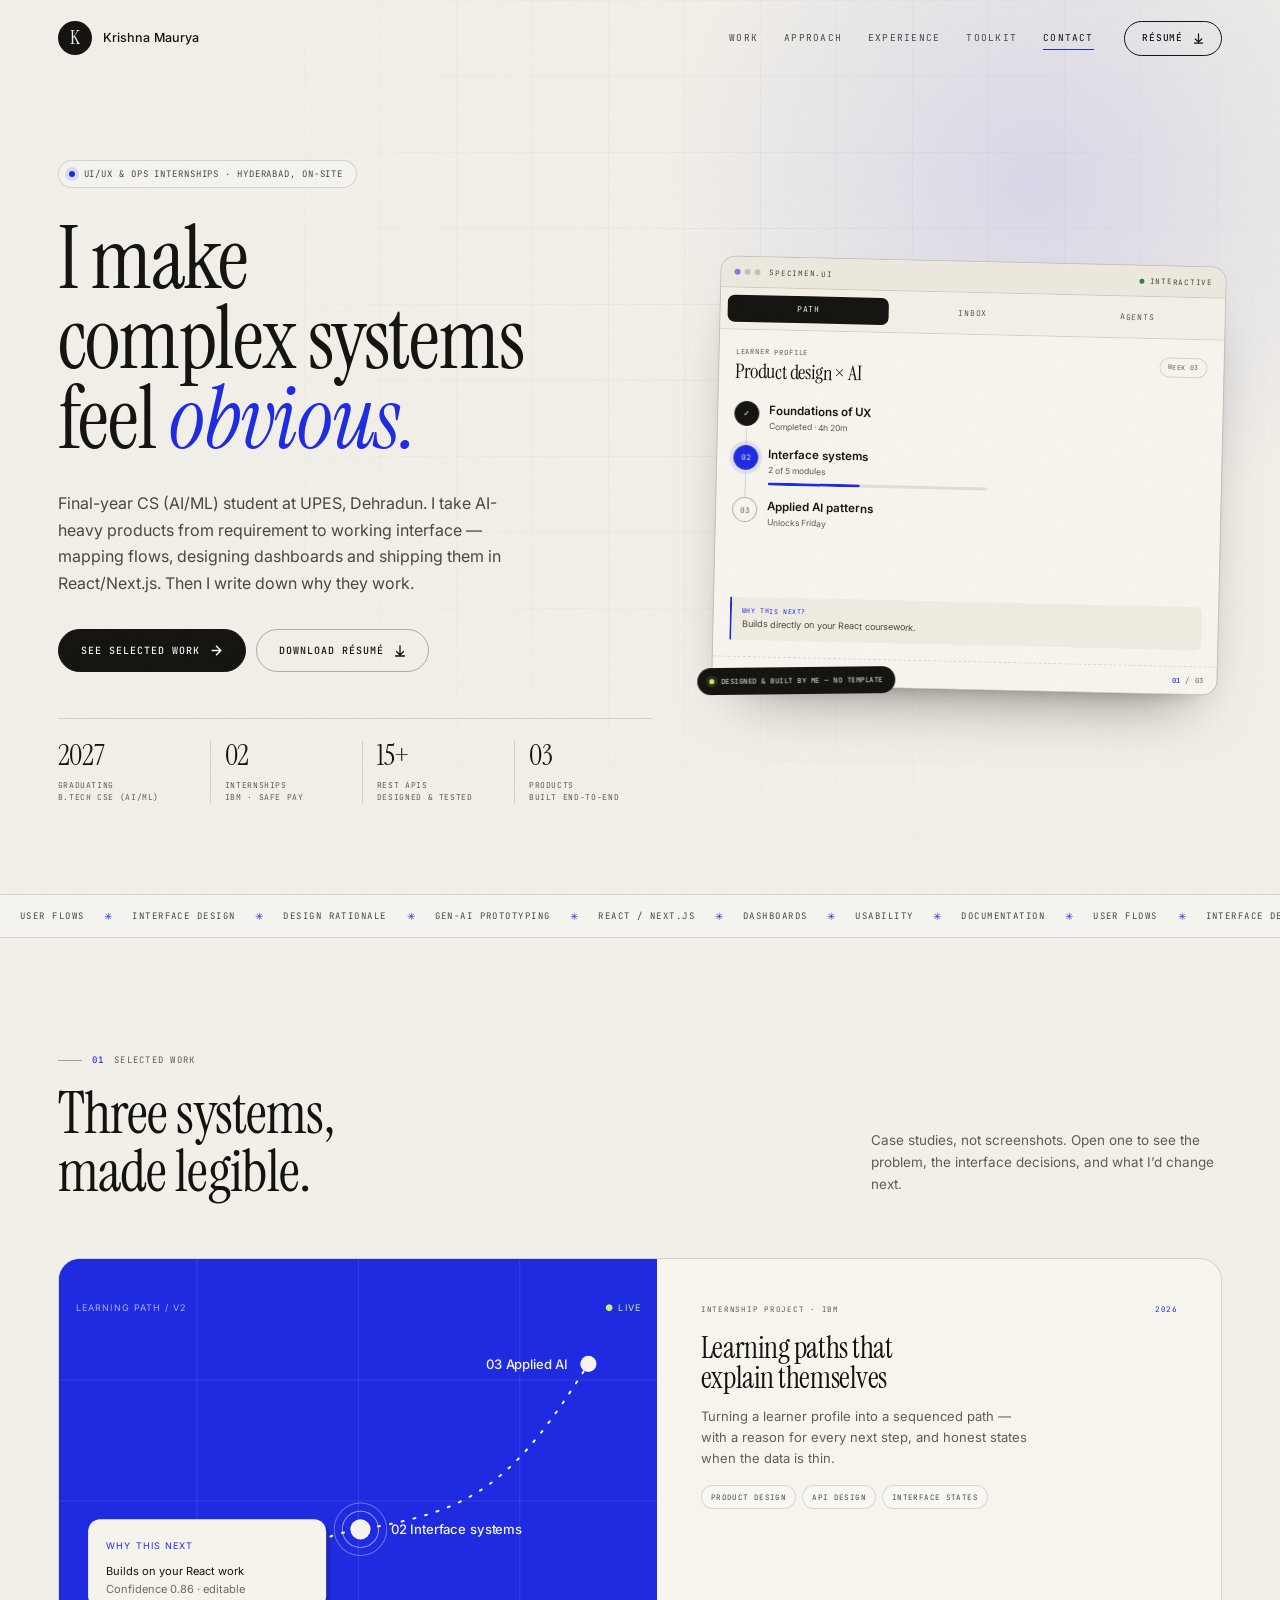
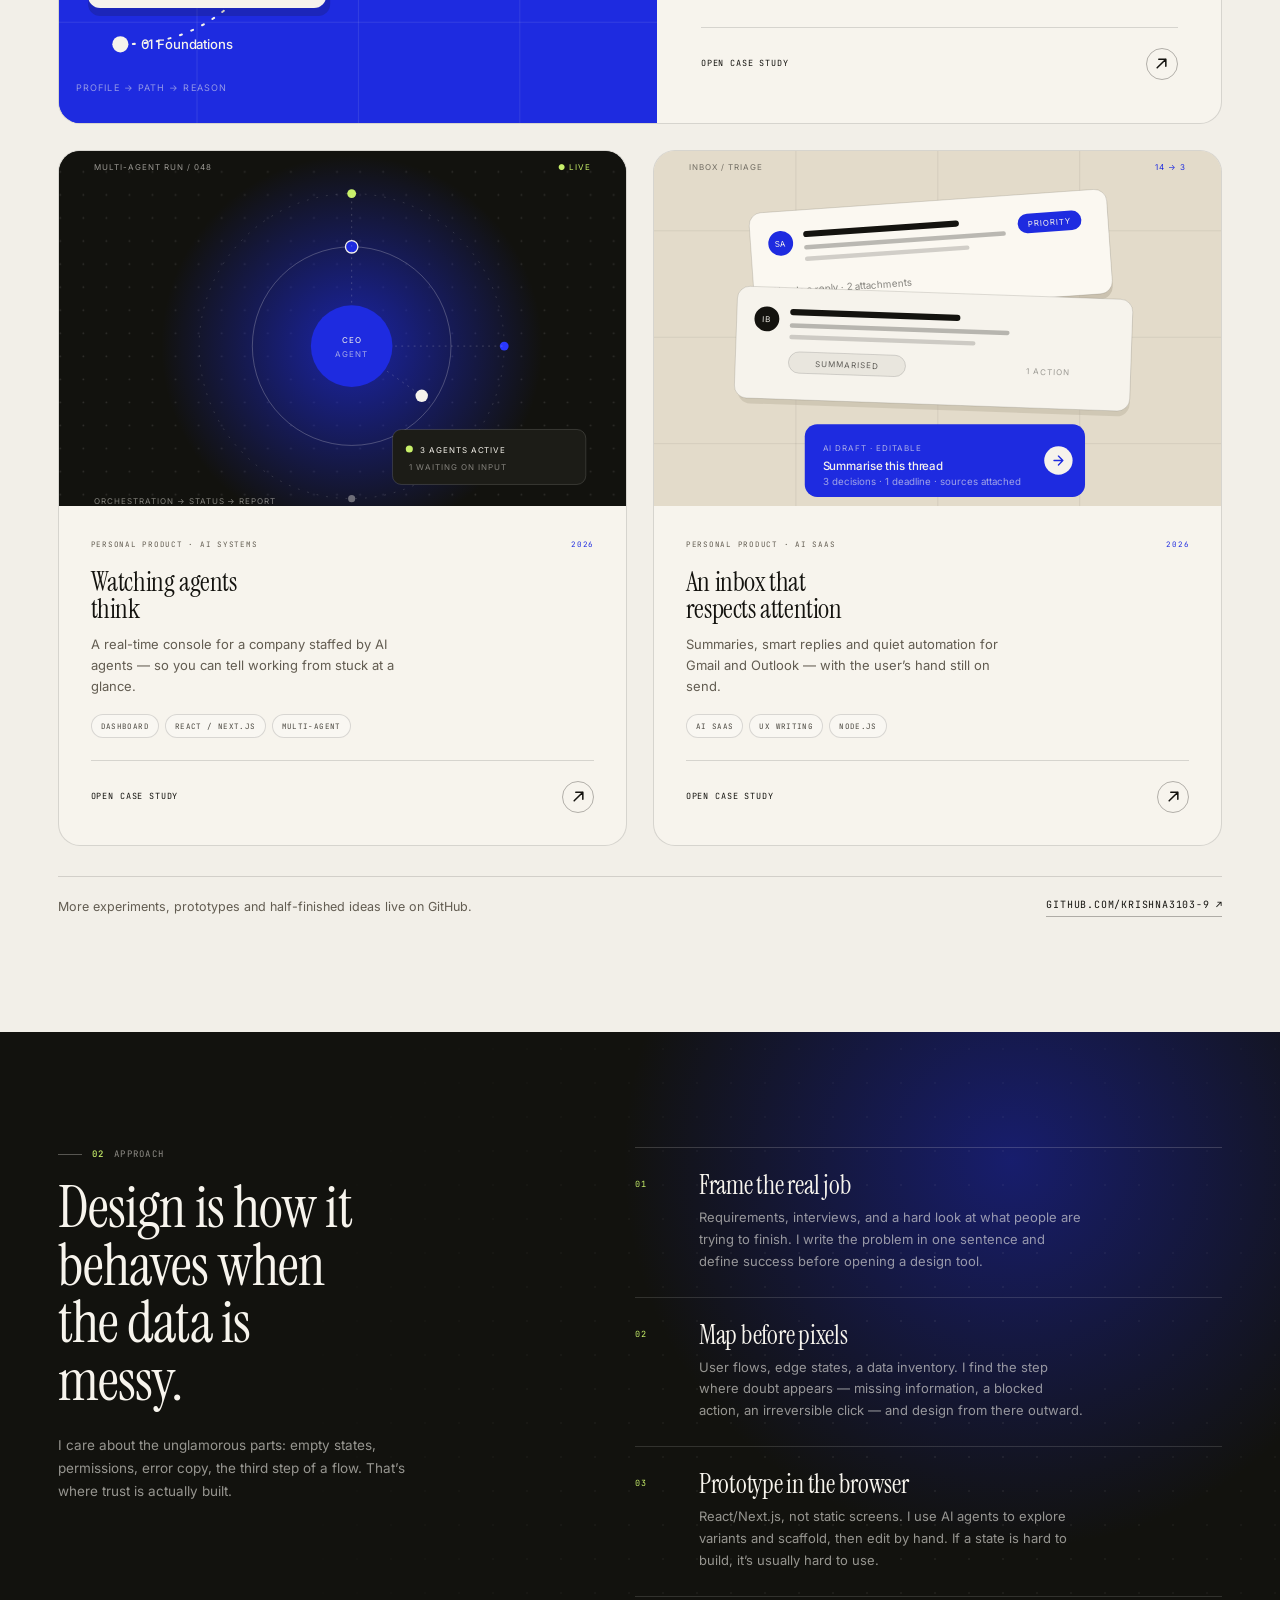
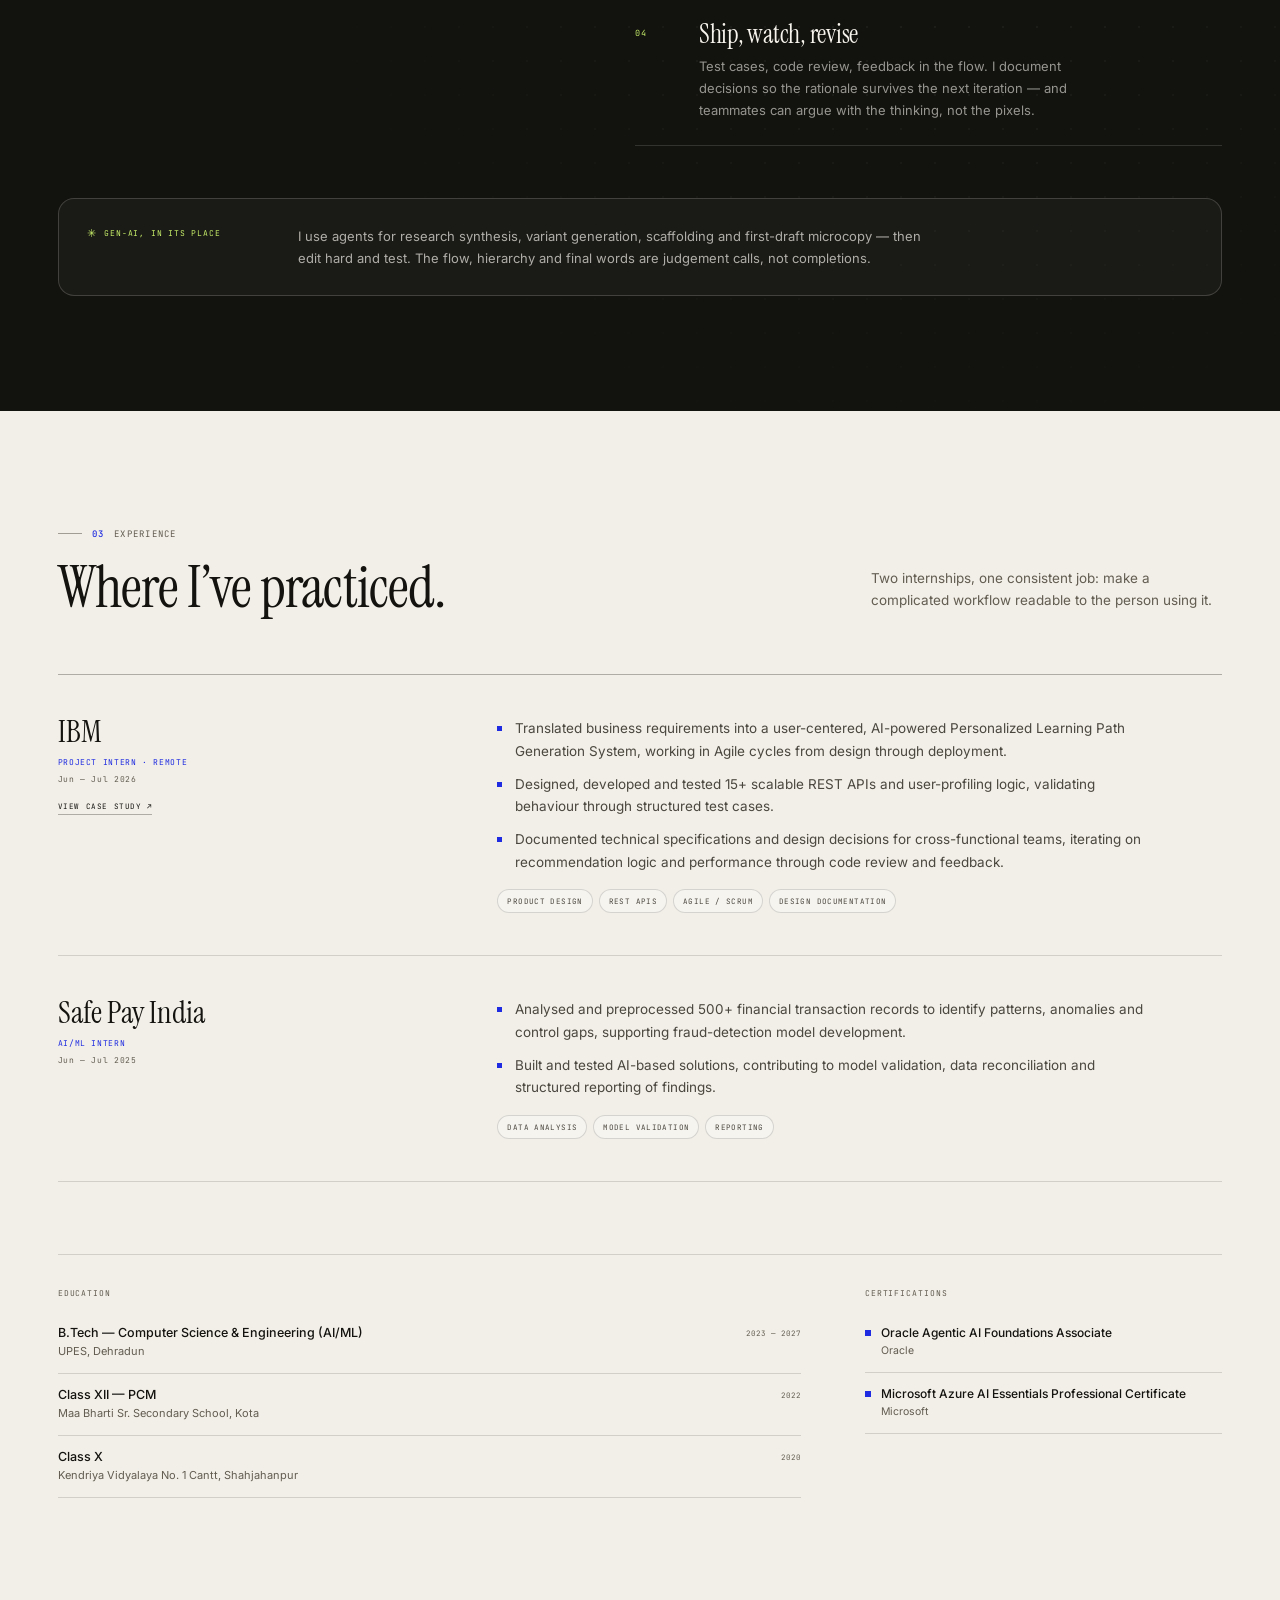
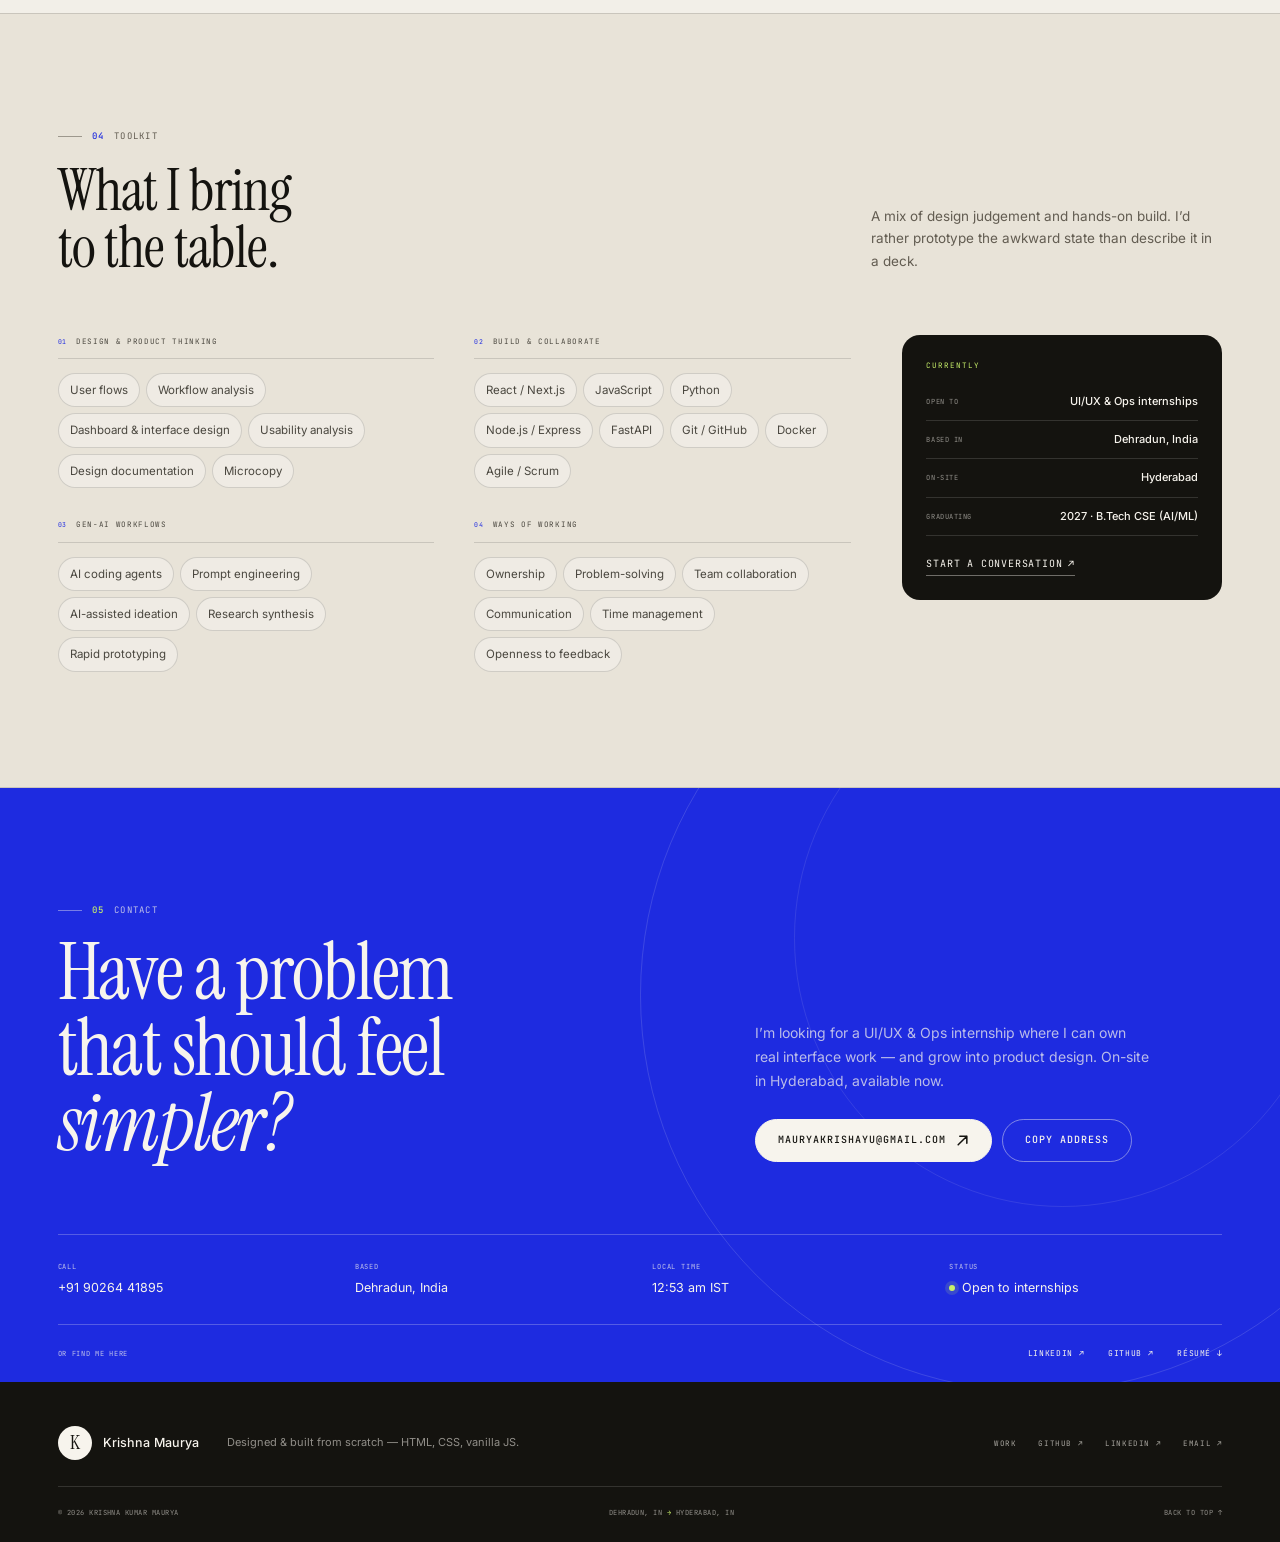
<file: index.html>
<!DOCTYPE html>
<html lang="en">
<head>
  <meta charset="utf-8">
  <meta name="viewport" content="width=device-width, initial-scale=1">
  <title>Krishna Kumar Maurya — UI/UX &amp; Product Design</title>
  <meta name="description" content="Krishna Kumar Maurya — UI/UX and product design intern. Final-year CS (AI/ML) student designing and building interfaces for AI-heavy products.">
  <meta name="theme-color" content="#F2EFE8">
  <meta property="og:title" content="Krishna Kumar Maurya — UI/UX &amp; Product Design">
  <meta property="og:description" content="I make complex systems feel obvious. Selected work in product design, dashboards and Gen-AI workflows.">
  <meta property="og:type" content="website">
  <meta property="og:image" content="assets/img/og-cover.png">
  <meta property="og:image:width" content="1200">
  <meta property="og:image:height" content="630">
  <meta property="og:image:alt" content="Krishna Kumar Maurya — UI/UX and product design portfolio">
  <meta property="og:locale" content="en_IN">
  <meta name="twitter:card" content="summary_large_image">
  <meta name="twitter:title" content="Krishna Kumar Maurya — UI/UX &amp; Product Design">
  <meta name="twitter:description" content="I make complex systems feel obvious. Selected work in product design, dashboards and Gen-AI workflows.">
  <meta name="twitter:image" content="assets/img/og-cover.png">
  <link rel="icon" href="favicon.svg" type="image/svg+xml">
  <link rel="preconnect" href="https://fonts.googleapis.com">
  <link rel="preconnect" href="https://fonts.gstatic.com" crossorigin>
  <link href="https://fonts.googleapis.com/css2?family=Instrument+Serif:ital@0;1&family=Inter:wght@300..700&family=JetBrains+Mono:wght@400;500&display=swap" rel="stylesheet">
  <link rel="stylesheet" href="assets/css/style.css">
  <script>document.documentElement.classList.add('js');</script>
</head>
<body id="top">

  <a class="skip-link" href="#main">Skip to content</a>

  <!-- ============ HEADER ============ -->
  <header class="site-header" id="siteHeader">
    <div class="scroll-progress" aria-hidden="true"><span id="progressBar"></span></div>
    <div class="container header-inner">
      <a class="brand" href="#top" aria-label="K Krishna Maurya — home">
        <span class="brand-mark" aria-hidden="true">K</span>
        <span class="brand-name">Krishna Maurya</span>
      </a>

      <nav class="nav" aria-label="Primary">
        <a href="#work" data-nav="work">Work</a>
        <a href="#approach" data-nav="approach">Approach</a>
        <a href="#experience" data-nav="experience">Experience</a>
        <a href="#toolkit" data-nav="toolkit">Toolkit</a>
        <a href="#contact" data-nav="contact">Contact</a>
      </nav>

      <a class="btn btn--sm header-cta" href="assets/Krishna_Kumar_Maurya_Resume.pdf" download>
        Résumé
        <svg width="11" height="11" viewBox="0 0 12 12" fill="none" aria-hidden="true"><path d="M6 1v8M2.5 6.5 6 10l3.5-3.5M1.5 11h9" stroke="currentColor" stroke-width="1.3" stroke-linecap="round" stroke-linejoin="round"/></svg>
      </a>

      <button class="menu-toggle" id="menuToggle" type="button" aria-expanded="false" aria-controls="mobileMenu">
        <span>Menu</span>
        <span class="menu-lines" aria-hidden="true"><i></i><i></i></span>
      </button>
    </div>
  </header>

  <!-- ============ MOBILE MENU ============ -->
  <div class="mobile-menu" id="mobileMenu" role="dialog" aria-modal="true" aria-label="Menu" aria-hidden="true">
    <div class="mobile-menu-top">
      <span class="mobile-menu-brand">Krishna Maurya</span>
      <button class="mobile-menu-close" type="button" data-menu-close aria-label="Close menu">
        <svg width="18" height="18" viewBox="0 0 18 18" fill="none" aria-hidden="true"><path d="M3 3l12 12M15 3 3 15" stroke="currentColor" stroke-width="1.4" stroke-linecap="round"/></svg>
      </button>
    </div>
    <nav class="mobile-nav" aria-label="Mobile primary">
      <a href="#work" data-menu-link><span>01</span>Work</a>
      <a href="#approach" data-menu-link><span>02</span>Approach</a>
      <a href="#experience" data-menu-link><span>03</span>Experience</a>
      <a href="#toolkit" data-menu-link><span>04</span>Toolkit</a>
      <a href="#contact" data-menu-link><span>05</span>Contact</a>
    </nav>
    <div class="mobile-menu-foot">
      <a href="mailto:mauryakrishayu@gmail.com">mauryakrishayu@gmail.com</a>
      <div class="mobile-menu-socials">
        <a href="https://linkedin.com/in/krishnamaurya54b57b323" target="_blank" rel="noopener">LinkedIn ↗</a>
        <a href="https://github.com/Krishna3103-9" target="_blank" rel="noopener">GitHub ↗</a>
        <a href="assets/Krishna_Kumar_Maurya_Resume.pdf" download>Résumé ↓</a>
      </div>
    </div>
  </div>

  <main id="main">
    <!-- ============ HERO ============ -->
    <section class="hero" aria-labelledby="heroTitle">
      <div class="container hero-grid">
        <div class="hero-copy">
          <p class="eyebrow"><span class="dot" aria-hidden="true"></span> UI/UX &amp; Ops internships · Hyderabad, on-site</p>
          <h1 class="hero-title" id="heroTitle">
            <span>I make</span>
            <span>complex systems</span>
            <span>feel <em>obvious.</em></span>
          </h1>
          <p class="hero-lede">
            Final-year CS (AI/ML) student at UPES, Dehradun. I take AI-heavy products from
            requirement to working interface — mapping flows, designing dashboards and shipping
            them in React/Next.js. Then I write down why they work.
          </p>
          <div class="hero-actions">
            <a class="btn btn--primary" href="#work">
              See selected work
              <svg width="13" height="13" viewBox="0 0 12 12" fill="none" aria-hidden="true"><path d="M2 6h8M6 2l4 4-4 4" stroke="currentColor" stroke-width="1.4" stroke-linecap="round" stroke-linejoin="round"/></svg>
            </a>
            <a class="btn btn--ghost" href="assets/Krishna_Kumar_Maurya_Resume.pdf" download>
              Download résumé
              <svg width="12" height="12" viewBox="0 0 12 12" fill="none" aria-hidden="true"><path d="M6 1v8M2.5 6.5 6 10l3.5-3.5M1.5 11h9" stroke="currentColor" stroke-width="1.3" stroke-linecap="round" stroke-linejoin="round"/></svg>
            </a>
          </div>
          <div class="hero-stats">
            <div class="stat"><span class="stat-value">2027</span><span class="stat-label">Graduating<br>B.Tech CSE (AI/ML)</span></div>
            <div class="stat"><span class="stat-value">02</span><span class="stat-label">Internships<br>IBM · Safe Pay</span></div>
            <div class="stat"><span class="stat-value">15+</span><span class="stat-label">REST APIs<br>designed &amp; tested</span></div>
            <div class="stat"><span class="stat-value">03</span><span class="stat-label">Products<br>built end-to-end</span></div>
          </div>
        </div>
        <div class="hero-aside">
          <div class="console-wrap">
            <div class="console" data-console>
              <div class="console-top">
                <span class="console-dots" aria-hidden="true"><i></i><i></i><i></i></span>
                <span class="console-name">specimen.ui</span>
                <span class="console-live"><i aria-hidden="true"></i> Interactive</span>
              </div>

              <div class="console-tabs" role="tablist" aria-label="Product interface previews">
                <button class="console-tab is-active" id="tab-path" type="button" role="tab" aria-selected="true" aria-controls="panel-path" tabindex="0">Path</button>
                <button class="console-tab" id="tab-inbox" type="button" role="tab" aria-selected="false" aria-controls="panel-inbox" tabindex="-1">Inbox</button>
                <button class="console-tab" id="tab-agents" type="button" role="tab" aria-selected="false" aria-controls="panel-agents" tabindex="-1">Agents</button>
              </div>

              <div class="console-viewport">
                <div class="console-panel is-active" id="panel-path" role="tabpanel" aria-labelledby="tab-path">
                  <div class="mini-head">
                    <div>
                      <p class="mini-kicker">Learner profile</p>
                      <p class="mini-title">Product design × AI</p>
                    </div>
                    <span class="mini-pill">Week 03</span>
                  </div>
                  <ol class="path-list">
                    <li class="is-done">
                      <span class="path-node" aria-hidden="true">✓</span>
                      <span class="path-body"><strong>Foundations of UX</strong><small>Completed · 4h 20m</small></span>
                    </li>
                    <li class="is-now">
                      <span class="path-node" aria-hidden="true">02</span>
                      <span class="path-body"><strong>Interface systems</strong><small>2 of 5 modules</small><span class="mini-bar"><i style="--w:42%"></i></span></span>
                    </li>
                    <li>
                      <span class="path-node" aria-hidden="true">03</span>
                      <span class="path-body"><strong>Applied AI patterns</strong><small>Unlocks Friday</small></span>
                    </li>
                  </ol>
                  <p class="mini-note"><span>Why this next?</span> Builds directly on your React coursework.</p>
                </div>

                <div class="console-panel" id="panel-inbox" role="tabpanel" aria-labelledby="tab-inbox">
                  <div class="mini-head">
                    <div>
                      <p class="mini-kicker">Inbox triage</p>
                      <p class="mini-title">14 threads → 3 decisions</p>
                    </div>
                    <span class="mini-pill">Today</span>
                  </div>
                  <ul class="mail-list">
                    <li>
                      <span class="mail-avatar" style="--c:#1E2BE0" aria-hidden="true">SA</span>
                      <span class="mail-body"><strong>Safe Pay — model review</strong><small>Needs your reply · 2 attachments</small></span>
                      <span class="mail-tag is-hot">Priority</span>
                    </li>
                    <li>
                      <span class="mail-avatar" style="--c:#14130F" aria-hidden="true">IB</span>
                      <span class="mail-body"><strong>IBM — API handoff notes</strong><small>Summarised · 1 action</small></span>
                      <span class="mail-tag">Summary</span>
                    </li>
                    <li>
                      <span class="mail-avatar" style="--c:#6E6248" aria-hidden="true">UP</span>
                      <span class="mail-body"><strong>UPES — capstone slot</strong><small>Deadline Friday</small></span>
                      <span class="mail-tag is-low">Later</span>
                    </li>
                  </ul>
                  <div class="mini-digest"><span aria-hidden="true">✳</span><p><strong>Daily digest</strong> 3 threads need a reply. 1 deadline this week.</p></div>
                </div>

                <div class="console-panel" id="panel-agents" role="tabpanel" aria-labelledby="tab-agents">
                  <div class="mini-head">
                    <div>
                      <p class="mini-kicker">Agent run · #048</p>
                      <p class="mini-title">Market entry analysis</p>
                    </div>
                    <span class="mini-pill is-live"><i aria-hidden="true"></i> Live</span>
                  </div>
                  <ul class="agent-list">
                    <li>
                      <span class="agent-dot is-run" aria-hidden="true"></span>
                      <span class="agent-body"><strong>Research agent</strong><small>Reading 12 sources</small><span class="mini-bar"><i style="--w:68%"></i></span></span>
                      <span class="agent-pct">68%</span>
                    </li>
                    <li>
                      <span class="agent-dot is-done" aria-hidden="true"></span>
                      <span class="agent-body"><strong>Financial agent</strong><small>Completed · 2m ago</small></span>
                      <span class="agent-pct">100%</span>
                    </li>
                    <li>
                      <span class="agent-dot is-block" aria-hidden="true"></span>
                      <span class="agent-body"><strong>CEO agent</strong><small>Waiting on your approval</small></span>
                      <span class="agent-pct">—</span>
                    </li>
                  </ul>
                  <p class="mini-note"><span>Needs you</span> Approve the competitor shortlist to continue.</p>
                </div>
              </div>

              <div class="console-bottom">
                <span>Three surfaces from work below</span>
                <span class="console-count"><b id="consoleIndex">01</b> / 03</span>
              </div>
            </div>
            <p class="console-note"><span class="dot" aria-hidden="true"></span> Designed &amp; built by me — no template</p>
          </div>
        </div>
      </div>
    </section>
    <!-- ============ TICKER ============ -->
    <div class="ticker" aria-hidden="true">
      <div class="ticker-track">
        <div class="ticker-group">
          <span>User flows</span><i>✳</i><span>Interface design</span><i>✳</i><span>Design rationale</span><i>✳</i><span>Gen-AI prototyping</span><i>✳</i><span>React / Next.js</span><i>✳</i><span>Dashboards</span><i>✳</i><span>Usability</span><i>✳</i><span>Documentation</span><i>✳</i>
        </div>
        <div class="ticker-group">
          <span>User flows</span><i>✳</i><span>Interface design</span><i>✳</i><span>Design rationale</span><i>✳</i><span>Gen-AI prototyping</span><i>✳</i><span>React / Next.js</span><i>✳</i><span>Dashboards</span><i>✳</i><span>Usability</span><i>✳</i><span>Documentation</span><i>✳</i>
        </div>
      </div>
    </div>

    <!-- ============ WORK ============ -->
    <section class="section work" id="work" aria-labelledby="workTitle">
      <div class="container">
        <div class="section-head" data-reveal>
          <div>
            <p class="section-label"><b>01</b> Selected work</p>
            <h2 class="section-title" id="workTitle">Three systems,<br>made legible.</h2>
          </div>
          <p class="section-note">Case studies, not screenshots. Open one to see the problem, the interface decisions, and what I’d change next.</p>
        </div>

        <div class="work-grid">
          <a class="project-card project-card--feature" href="#work/learning-paths" data-project="learning-paths" data-reveal>
            <div class="project-art project-art--blue">
              <svg class="art-svg" viewBox="0 0 640 460" preserveAspectRatio="xMidYMid slice" role="img" aria-label="Abstract learning path connecting three nodes, with a card explaining the recommendation">
                <rect width="640" height="460" fill="#1E2BE0"/>
                <g stroke="rgba(246,243,236,0.10)" stroke-width="1">
                  <path d="M0 120H640M0 240H640M0 360H640"/>
                  <path d="M160 0V460M320 0V460M480 0V460"/>
                </g>
                <text x="40" y="52" class="svg-mono" fill="rgba(246,243,236,0.66)">LEARNING PATH / V2</text>
                <text x="600" y="52" text-anchor="end" class="svg-mono" fill="#C8F06A">● LIVE</text>
                <path class="art-path" d="M84 382 C 210 382 206 286 322 268 S 476 218 548 104" fill="none" stroke="#F6F3EC" stroke-width="2" stroke-dasharray="2 10" stroke-linecap="round"/>
                <g>
                  <circle cx="84" cy="382" r="8" fill="#F6F3EC"/>
                  <text x="104" y="387" fill="#F6F3EC" class="svg-label">01 Foundations</text>
                </g>
                <g class="art-node--active">
                  <circle cx="322" cy="268" r="26" fill="none" stroke="rgba(246,243,236,0.35)"/>
                  <circle cx="322" cy="268" r="10" fill="#F6F3EC"/>
                  <circle class="art-pulse" cx="322" cy="268" r="18" fill="none" stroke="#F6F3EC" stroke-opacity="0.55"/>
                  <text x="352" y="273" fill="#F6F3EC" class="svg-label">02 Interface systems</text>
                </g>
                <g>
                  <circle cx="548" cy="104" r="8" fill="#F6F3EC"/>
                  <text x="528" y="109" text-anchor="end" fill="#F6F3EC" class="svg-label">03 Applied AI</text>
                </g>
                <g transform="translate(52 262)">
                  <rect width="240" height="92" rx="12" fill="#14130F" opacity="0.18"/>
                  <rect y="-4" width="236" height="88" rx="12" fill="#F6F3EC"/>
                  <text x="18" y="26" class="svg-mono" fill="#1E2BE0">WHY THIS NEXT</text>
                  <text x="18" y="51" class="svg-note" fill="#14130F">Builds on your React work</text>
                  <text x="18" y="69" class="svg-note" fill="#6E6A60">Confidence 0.86 · editable</text>
                </g>
                <text x="40" y="428" class="svg-mono" fill="rgba(246,243,236,0.55)">PROFILE → PATH → REASON</text>
              </svg>
            </div>
            <div class="project-copy">
              <div class="project-top"><span>Internship project · IBM</span><span>2026</span></div>
              <h3>Learning paths that explain themselves</h3>
              <p>Turning a learner profile into a sequenced path — with a reason for every next step, and honest states when the data is thin.</p>
              <ul class="tags">
                <li>Product design</li><li>API design</li><li>Interface states</li>
              </ul>
              <div class="project-cta">
                <span>Open case study</span>
                <span class="arrow-circle" aria-hidden="true"><svg width="13" height="13" viewBox="0 0 12 12" fill="none"><path d="M2 10 10 2M10 2H3.5M10 2V8.5" stroke="currentColor" stroke-width="1.4" stroke-linecap="round" stroke-linejoin="round"/></svg></span>
              </div>
            </div>
          </a>
          <a class="project-card project-card--small" href="#work/agent-console" data-project="agent-console" data-reveal style="--delay:80ms">
            <div class="project-art project-art--ink">
              <svg class="art-svg" viewBox="0 0 640 460" preserveAspectRatio="xMidYMid slice" role="img" aria-label="Abstract diagram of a central agent orbited by specialist agents">
                <rect width="640" height="460" fill="#12120E"/>
                <defs>
                  <radialGradient id="agentGlow" cx="50%" cy="50%" r="50%">
                    <stop offset="0%" stop-color="#1E2BE0" stop-opacity="0.72"/>
                    <stop offset="100%" stop-color="#1E2BE0" stop-opacity="0"/>
                  </radialGradient>
                  <pattern id="agentDots" width="26" height="26" patternUnits="userSpaceOnUse">
                    <circle cx="1.5" cy="1.5" r="1" fill="rgba(246,243,236,0.13)"/>
                  </pattern>
                </defs>
                <rect width="640" height="460" fill="url(#agentDots)"/>
                <circle cx="330" cy="250" r="215" fill="url(#agentGlow)"/>
                <text x="40" y="52" class="svg-mono" fill="rgba(246,243,236,0.6)">MULTI-AGENT RUN / 048</text>
                <text x="600" y="52" text-anchor="end" class="svg-mono" fill="#C8F06A">● LIVE</text>
                <g class="orbit-slow" style="transform-origin:330px 250px">
                  <circle cx="330" cy="250" r="172" fill="none" stroke="rgba(246,243,236,0.16)" stroke-dasharray="2 9"/>
                  <circle cx="330" cy="78" r="5" fill="#C8F06A"/>
                  <circle cx="502" cy="250" r="5" fill="#2A38FF"/>
                  <circle cx="330" cy="422" r="4" fill="rgba(246,243,236,0.4)"/>
                </g>
                <g class="orbit-rev" style="transform-origin:330px 250px">
                  <circle cx="330" cy="250" r="112" fill="none" stroke="rgba(246,243,236,0.28)"/>
                  <circle cx="330" cy="138" r="7" fill="#1E2BE0" stroke="#F6F3EC" stroke-width="1.5"/>
                  <circle cx="409" cy="306" r="7" fill="#F6F3EC"/>
                </g>
                <g stroke="rgba(246,243,236,0.22)" stroke-dasharray="2 5">
                  <line x1="330" y1="250" x2="330" y2="78"/>
                  <line x1="330" y1="250" x2="502" y2="250"/>
                  <line x1="330" y1="250" x2="409" y2="306"/>
                </g>
                <circle cx="330" cy="250" r="46" fill="#1E2BE0"/>
                <text x="330" y="246" text-anchor="middle" class="svg-mono" fill="#F6F3EC">CEO</text>
                <text x="330" y="262" text-anchor="middle" class="svg-mono" fill="rgba(246,243,236,0.62)">AGENT</text>
                <g transform="translate(376 344)">
                  <rect width="218" height="62" rx="10" fill="#1C1C17" stroke="rgba(246,243,236,0.16)"/>
                  <circle cx="19" cy="22" r="4" fill="#C8F06A"/>
                  <text x="31" y="26" class="svg-mono" fill="#F6F3EC">3 AGENTS ACTIVE</text>
                  <text x="19" y="46" class="svg-mono" fill="rgba(246,243,236,0.48)">1 WAITING ON INPUT</text>
                </g>
                <text x="40" y="428" class="svg-mono" fill="rgba(246,243,236,0.5)">ORCHESTRATION → STATUS → REPORT</text>
              </svg>
            </div>
            <div class="project-copy">
              <div class="project-top"><span>Personal product · AI systems</span><span>2026</span></div>
              <h3>Watching agents think</h3>
              <p>A real-time console for a company staffed by AI agents — so you can tell working from stuck at a glance.</p>
              <ul class="tags"><li>Dashboard</li><li>React / Next.js</li><li>Multi-agent</li></ul>
              <div class="project-cta">
                <span>Open case study</span>
                <span class="arrow-circle" aria-hidden="true"><svg width="13" height="13" viewBox="0 0 12 12" fill="none"><path d="M2 10 10 2M10 2H3.5M10 2V8.5" stroke="currentColor" stroke-width="1.4" stroke-linecap="round" stroke-linejoin="round"/></svg></span>
              </div>
            </div>
          </a>

          <a class="project-card project-card--small" href="#work/ai-inbox" data-project="ai-inbox" data-reveal style="--delay:160ms">
            <div class="project-art project-art--sand">
              <svg class="art-svg" viewBox="0 0 640 460" preserveAspectRatio="xMidYMid slice" role="img" aria-label="Abstract illustration of stacked email cards and an AI summary">
                <rect width="640" height="460" fill="#E3DBCA"/>
                <g stroke="rgba(20,19,15,0.08)">
                  <path d="M0 120H640M0 240H640M0 360H640"/>
                  <path d="M160 0V460M320 0V460M480 0V460"/>
                </g>
                <text x="40" y="52" class="svg-mono" fill="rgba(20,19,15,0.55)">INBOX / TRIAGE</text>
                <text x="600" y="52" text-anchor="end" class="svg-mono" fill="#1E2BE0">14 → 3</text>
                <g transform="rotate(-4 320 230)">
                  <rect x="120" y="92" width="400" height="118" rx="14" fill="#B9AF9C" opacity="0.55"/>
                  <rect x="116" y="86" width="404" height="118" rx="14" fill="#FBF8F1" stroke="rgba(20,19,15,0.14)"/>
                  <circle cx="150" cy="122" r="14" fill="#1E2BE0"/>
                  <text x="150" y="126" text-anchor="middle" class="svg-mono" fill="#F6F3EC">SA</text>
                  <rect x="176" y="110" width="176" height="7" rx="3.5" fill="#14130F"/>
                  <rect x="176" y="126" width="228" height="5" rx="2.5" fill="rgba(20,19,15,0.28)"/>
                  <rect x="176" y="139" width="186" height="5" rx="2.5" fill="rgba(20,19,15,0.18)"/>
                  <rect x="418" y="108" width="72" height="22" rx="11" fill="#1E2BE0"/>
                  <text x="454" y="123" text-anchor="middle" class="svg-mono" fill="#F6F3EC">PRIORITY</text>
                  <text x="138" y="180" class="svg-note" fill="rgba(20,19,15,0.5)">Needs a reply · 2 attachments</text>
                </g>
                <g transform="rotate(2 320 260)">
                  <rect x="96" y="196" width="442" height="126" rx="14" fill="#B9AF9C" opacity="0.45"/>
                  <rect x="92" y="190" width="446" height="126" rx="14" fill="#F6F3EC" stroke="rgba(20,19,15,0.14)"/>
                  <circle cx="126" cy="226" r="14" fill="#14130F"/>
                  <text x="126" y="230" text-anchor="middle" class="svg-mono" fill="#F6F3EC">IB</text>
                  <rect x="152" y="214" width="192" height="7" rx="3.5" fill="#14130F"/>
                  <rect x="152" y="230" width="248" height="5" rx="2.5" fill="rgba(20,19,15,0.28)"/>
                  <rect x="152" y="243" width="210" height="5" rx="2.5" fill="rgba(20,19,15,0.18)"/>
                  <rect x="152" y="262" width="132" height="24" rx="12" fill="rgba(20,19,15,0.06)" stroke="rgba(20,19,15,0.16)"/>
                  <text x="218" y="278" text-anchor="middle" class="svg-mono" fill="rgba(20,19,15,0.65)">SUMMARISED</text>
                  <text x="420" y="278" class="svg-mono" fill="rgba(20,19,15,0.4)">1 ACTION</text>
                </g>
                <g transform="translate(170 338)">
                  <rect width="316" height="82" rx="14" fill="#1E2BE0"/>
                  <text x="20" y="30" class="svg-mono" fill="rgba(246,243,236,0.65)">AI DRAFT · EDITABLE</text>
                  <text x="20" y="52" class="svg-label" fill="#F6F3EC">Summarise this thread</text>
                  <text x="20" y="69" class="svg-note" fill="rgba(246,243,236,0.6)">3 decisions · 1 deadline · sources attached</text>
                  <circle cx="286" cy="41" r="16" fill="#F6F3EC"/>
                  <path d="M281 41h10M286 36l5 5-5 5" stroke="#1E2BE0" stroke-width="1.5" fill="none" stroke-linecap="round" stroke-linejoin="round"/>
                </g>
              </svg>
            </div>
            <div class="project-copy">
              <div class="project-top"><span>Personal product · AI SaaS</span><span>2026</span></div>
              <h3>An inbox that respects attention</h3>
              <p>Summaries, smart replies and quiet automation for Gmail and Outlook — with the user’s hand still on send.</p>
              <ul class="tags"><li>AI SaaS</li><li>UX writing</li><li>Node.js</li></ul>
              <div class="project-cta">
                <span>Open case study</span>
                <span class="arrow-circle" aria-hidden="true"><svg width="13" height="13" viewBox="0 0 12 12" fill="none"><path d="M2 10 10 2M10 2H3.5M10 2V8.5" stroke="currentColor" stroke-width="1.4" stroke-linecap="round" stroke-linejoin="round"/></svg></span>
              </div>
            </div>
          </a>
        </div>

        <div class="work-foot" data-reveal>
          <p>More experiments, prototypes and half-finished ideas live on GitHub.</p>
          <a class="text-link" href="https://github.com/Krishna3103-9" target="_blank" rel="noopener">github.com/Krishna3103-9 <span aria-hidden="true">↗</span></a>
        </div>
      </div>
    </section>
    <!-- ============ APPROACH ============ -->
    <section class="section approach" id="approach" aria-labelledby="approachTitle">
      <div class="container">
        <div class="approach-grid">
          <div class="approach-intro" data-reveal>
            <p class="section-label section-label--dark"><b>02</b> Approach</p>
            <h2 class="section-title section-title--light" id="approachTitle">Design is how it behaves when the data is messy.</h2>
            <p class="approach-note">I care about the unglamorous parts: empty states, permissions, error copy, the third step of a flow. That’s where trust is actually built.</p>
          </div>

          <ol class="step-list">
            <li class="step" data-reveal>
              <span class="step-num">01</span>
              <div class="step-body">
                <h3>Frame the real job</h3>
                <p>Requirements, interviews, and a hard look at what people are trying to finish. I write the problem in one sentence and define success before opening a design tool.</p>
              </div>
            </li>
            <li class="step" data-reveal style="--delay:60ms">
              <span class="step-num">02</span>
              <div class="step-body">
                <h3>Map before pixels</h3>
                <p>User flows, edge states, a data inventory. I find the step where doubt appears — missing information, a blocked action, an irreversible click — and design from there outward.</p>
              </div>
            </li>
            <li class="step" data-reveal style="--delay:120ms">
              <span class="step-num">03</span>
              <div class="step-body">
                <h3>Prototype in the browser</h3>
                <p>React/Next.js, not static screens. I use AI agents to explore variants and scaffold, then edit by hand. If a state is hard to build, it’s usually hard to use.</p>
              </div>
            </li>
            <li class="step" data-reveal style="--delay:180ms">
              <span class="step-num">04</span>
              <div class="step-body">
                <h3>Ship, watch, revise</h3>
                <p>Test cases, code review, feedback in the flow. I document decisions so the rationale survives the next iteration — and teammates can argue with the thinking, not the pixels.</p>
              </div>
            </li>
          </ol>
        </div>

        <div class="ai-note" data-reveal>
          <p class="ai-label"><span aria-hidden="true">✳</span> Gen-AI, in its place</p>
          <p>I use agents for research synthesis, variant generation, scaffolding and first-draft microcopy — then edit hard and test. The flow, hierarchy and final words are judgement calls, not completions.</p>
        </div>
      </div>
    </section>
    <!-- ============ EXPERIENCE ============ -->
    <section class="section experience" id="experience" aria-labelledby="experienceTitle">
      <div class="container">
        <div class="section-head" data-reveal>
          <div>
            <p class="section-label"><b>03</b> Experience</p>
            <h2 class="section-title" id="experienceTitle">Where I’ve practiced.</h2>
          </div>
          <p class="section-note">Two internships, one consistent job: make a complicated workflow readable to the person using it.</p>
        </div>

        <div class="xp-list">
          <article class="xp" data-reveal>
            <div class="xp-left">
              <p class="xp-company">IBM</p>
              <p class="xp-role">Project Intern · Remote</p>
              <p class="xp-dates">Jun — Jul 2026</p>
              <a class="xp-link" href="#work/learning-paths" data-project="learning-paths">View case study <span aria-hidden="true">↗</span></a>
            </div>
            <div class="xp-right">
              <ul class="xp-bullets">
                <li>Translated business requirements into a user-centered, AI-powered Personalized Learning Path Generation System, working in Agile cycles from design through deployment.</li>
                <li>Designed, developed and tested 15+ scalable REST APIs and user-profiling logic, validating behaviour through structured test cases.</li>
                <li>Documented technical specifications and design decisions for cross-functional teams, iterating on recommendation logic and performance through code review and feedback.</li>
              </ul>
              <ul class="tags"><li>Product design</li><li>REST APIs</li><li>Agile / Scrum</li><li>Design documentation</li></ul>
            </div>
          </article>

          <article class="xp" data-reveal>
            <div class="xp-left">
              <p class="xp-company">Safe Pay India</p>
              <p class="xp-role">AI/ML Intern</p>
              <p class="xp-dates">Jun — Jul 2025</p>
            </div>
            <div class="xp-right">
              <ul class="xp-bullets">
                <li>Analysed and preprocessed 500+ financial transaction records to identify patterns, anomalies and control gaps, supporting fraud-detection model development.</li>
                <li>Built and tested AI-based solutions, contributing to model validation, data reconciliation and structured reporting of findings.</li>
              </ul>
              <ul class="tags"><li>Data analysis</li><li>Model validation</li><li>Reporting</li></ul>
            </div>
          </article>
        </div>

        <div class="background" data-reveal>
          <div class="background-col">
            <p class="sub-label">Education</p>
            <ul class="edu-list">
              <li>
                <div><strong>B.Tech — Computer Science &amp; Engineering (AI/ML)</strong><span>UPES, Dehradun</span></div>
                <em>2023 — 2027</em>
              </li>
              <li>
                <div><strong>Class XII — PCM</strong><span>Maa Bharti Sr. Secondary School, Kota</span></div>
                <em>2022</em>
              </li>
              <li>
                <div><strong>Class X</strong><span>Kendriya Vidyalaya No. 1 Cantt, Shahjahanpur</span></div>
                <em>2020</em>
              </li>
            </ul>
          </div>
          <div class="background-col">
            <p class="sub-label">Certifications</p>
            <ul class="cert-list">
              <li><div><strong>Oracle Agentic AI Foundations Associate</strong><span>Oracle</span></div></li>
              <li><div><strong>Microsoft Azure AI Essentials Professional Certificate</strong><span>Microsoft</span></div></li>
            </ul>
          </div>
        </div>
      </div>
    </section>
    <!-- ============ TOOLKIT ============ -->
    <section class="section toolkit" id="toolkit" aria-labelledby="toolkitTitle">
      <div class="container">
        <div class="section-head" data-reveal>
          <div>
            <p class="section-label"><b>04</b> Toolkit</p>
            <h2 class="section-title" id="toolkitTitle">What I bring<br>to the table.</h2>
          </div>
          <p class="section-note">A mix of design judgement and hands-on build. I’d rather prototype the awkward state than describe it in a deck.</p>
        </div>

        <div class="toolkit-grid">
          <div class="tk-groups" data-reveal>
            <div class="tk-group">
              <h3><span>01</span> Design &amp; product thinking</h3>
              <ul class="tags tags--lg">
                <li>User flows</li><li>Workflow analysis</li><li>Dashboard &amp; interface design</li><li>Usability analysis</li><li>Design documentation</li><li>Microcopy</li>
              </ul>
            </div>
            <div class="tk-group">
              <h3><span>02</span> Build &amp; collaborate</h3>
              <ul class="tags tags--lg">
                <li>React / Next.js</li><li>JavaScript</li><li>Python</li><li>Node.js / Express</li><li>FastAPI</li><li>Git / GitHub</li><li>Docker</li><li>Agile / Scrum</li>
              </ul>
            </div>
            <div class="tk-group">
              <h3><span>03</span> Gen-AI workflows</h3>
              <ul class="tags tags--lg">
                <li>AI coding agents</li><li>Prompt engineering</li><li>AI-assisted ideation</li><li>Research synthesis</li><li>Rapid prototyping</li>
              </ul>
            </div>
            <div class="tk-group">
              <h3><span>04</span> Ways of working</h3>
              <ul class="tags tags--lg">
                <li>Ownership</li><li>Problem-solving</li><li>Team collaboration</li><li>Communication</li><li>Time management</li><li>Openness to feedback</li>
              </ul>
            </div>
          </div>

          <aside class="tk-card" data-reveal style="--delay:100ms">
            <p class="tk-card-label">Currently</p>
            <ul class="now-list">
              <li><span>Open to</span><strong>UI/UX &amp; Ops internships</strong></li>
              <li><span>Based in</span><strong>Dehradun, India</strong></li>
              <li><span>On-site</span><strong>Hyderabad</strong></li>
              <li><span>Graduating</span><strong>2027 · B.Tech CSE (AI/ML)</strong></li>
            </ul>
            <a class="text-link text-link--light" href="mailto:mauryakrishayu@gmail.com">Start a conversation <span aria-hidden="true">↗</span></a>
          </aside>
        </div>
      </div>
    </section>

    <!-- ============ CONTACT ============ -->
    <section class="contact" id="contact" aria-labelledby="contactTitle">
      <div class="container">
        <p class="section-label section-label--light" data-reveal><b>05</b> Contact</p>
        <div class="contact-head">
          <h2 class="contact-title" id="contactTitle" data-reveal>Have a problem that should feel <em>simpler?</em></h2>
          <div class="contact-copy" data-reveal style="--delay:80ms">
            <p class="contact-lede">I’m looking for a UI/UX &amp; Ops internship where I can own real interface work — and grow into product design. On-site in Hyderabad, available now.</p>
            <div class="contact-actions">
              <a class="btn btn--cream" href="mailto:mauryakrishayu@gmail.com">
                mauryakrishayu@gmail.com
                <svg width="13" height="13" viewBox="0 0 12 12" fill="none" aria-hidden="true"><path d="M2 10 10 2M10 2H3.5M10 2V8.5" stroke="currentColor" stroke-width="1.4" stroke-linecap="round" stroke-linejoin="round"/></svg>
              </a>
              <button class="btn btn--outline-light" type="button" data-copy-email="mauryakrishayu@gmail.com">Copy address</button>
            </div>
          </div>
        </div>

        <div class="contact-details" data-reveal>
          <div><p>Call</p><a href="tel:+919026441895">+91 90264 41895</a></div>
          <div><p>Based</p><span>Dehradun, India</span></div>
          <div><p>Local time</p><span id="localTime">— IST</span></div>
          <div><p>Status</p><span class="status"><i aria-hidden="true"></i> Open to internships</span></div>
        </div>

        <div class="contact-foot" data-reveal>
          <p>Or find me here</p>
          <div class="contact-socials">
            <a href="https://linkedin.com/in/krishnamaurya54b57b323" target="_blank" rel="noopener">LinkedIn <span aria-hidden="true">↗</span></a>
            <a href="https://github.com/Krishna3103-9" target="_blank" rel="noopener">GitHub <span aria-hidden="true">↗</span></a>
            <a href="assets/Krishna_Kumar_Maurya_Resume.pdf" download>Résumé <span aria-hidden="true">↓</span></a>
          </div>
        </div>
      </div>
    </section>
  </main>

  <!-- ============ FOOTER ============ -->
  <footer class="footer">
    <div class="container footer-top">
      <a class="brand brand--footer" href="#top" aria-label="K Krishna Maurya — back to top">
        <span class="brand-mark brand-mark--light" aria-hidden="true">K</span>
        <span class="brand-name">Krishna Maurya</span>
      </a>
      <p class="footer-note">Designed &amp; built from scratch — HTML, CSS, vanilla JS.</p>
      <nav class="footer-nav" aria-label="Footer">
        <a href="#work">Work</a>
        <a href="https://github.com/Krishna3103-9" target="_blank" rel="noopener">GitHub ↗</a>
        <a href="https://linkedin.com/in/krishnamaurya54b57b323" target="_blank" rel="noopener">LinkedIn ↗</a>
        <a href="mailto:mauryakrishayu@gmail.com">Email ↗</a>
      </nav>
    </div>
    <div class="container footer-bottom">
      <span>© <span id="year">2026</span> Krishna Kumar Maurya</span>
      <span class="footer-route">Dehradun, IN <span aria-hidden="true">→</span> Hyderabad, IN</span>
      <a href="#top">Back to top ↑</a>
    </div>
  </footer>
  <!-- ============ CASE STUDY OVERLAY ============ -->
  <div class="case" id="case" role="dialog" aria-modal="true" aria-labelledby="caseTitle" aria-hidden="true">
    <div class="case-bar">
      <a class="case-brand" href="#" data-close aria-label="Close case study and return to portfolio">
        <span class="brand-mark brand-mark--sm" aria-hidden="true">K</span>
        <span>Krishna Maurya</span>
      </a>
      <span class="case-bar-label">Case study</span>
      <button class="case-close" type="button" data-close>
        <span>Close</span>
        <svg width="14" height="14" viewBox="0 0 18 18" fill="none" aria-hidden="true"><path d="M3 3l12 12M15 3 3 15" stroke="currentColor" stroke-width="1.4" stroke-linecap="round"/></svg>
      </button>
    </div>
    <div class="case-content" id="caseContent"></div>
  </div>

  <div class="toast" id="toast" role="status" aria-live="polite"></div>

  <script src="assets/js/main.js" defer></script>

</body>
</html>
</file>
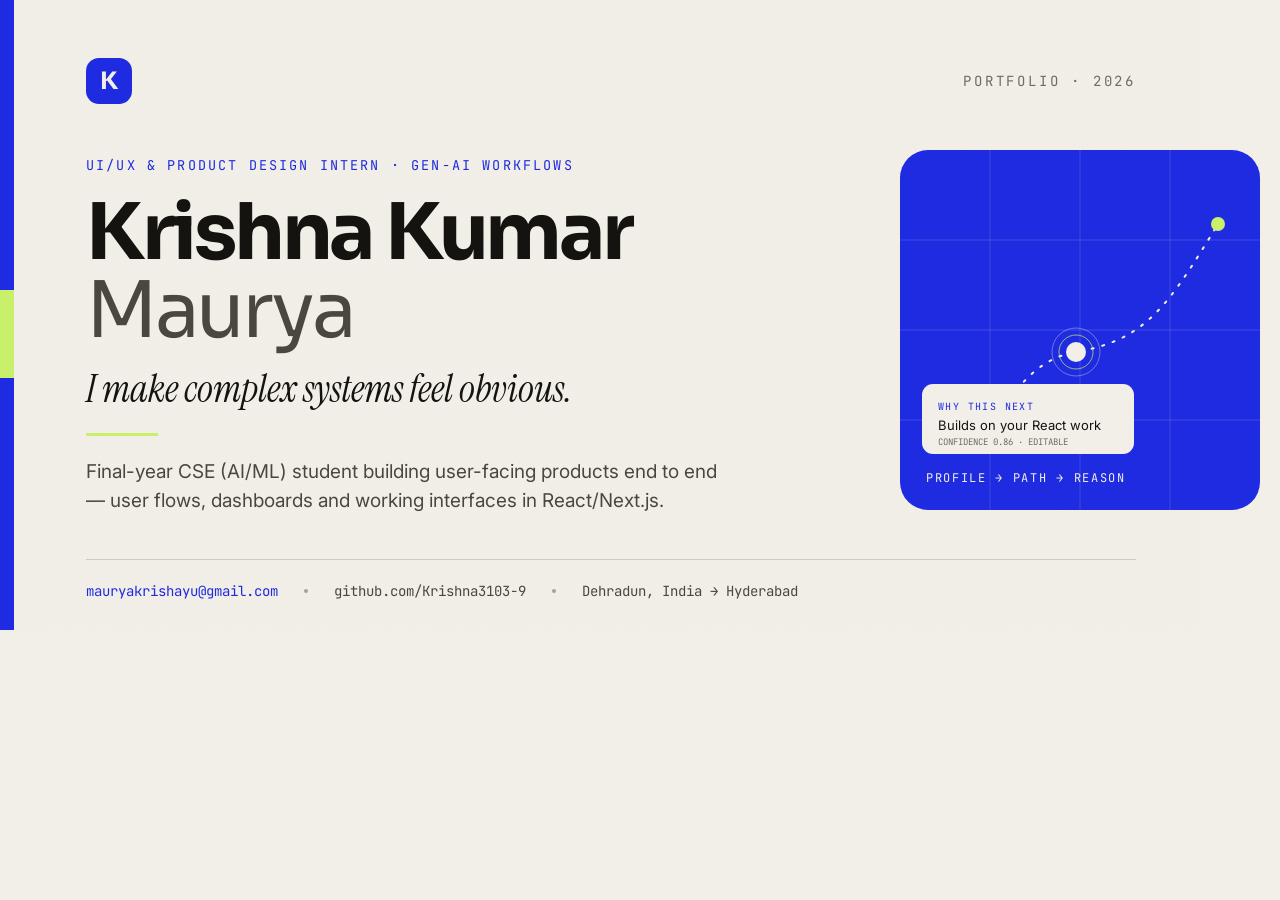
<file: assets/img/og-cover.html>
<!DOCTYPE html>
<html lang="en">
<head>
<meta charset="UTF-8">
<link rel="preconnect" href="https://fonts.googleapis.com">
<link rel="preconnect" href="https://fonts.gstatic.com" crossorigin>
<link href="https://fonts.googleapis.com/css2?family=Sora:wght@400;500;600;700&family=Inter:wght@400;500;600&family=Instrument+Serif:ital@0;1&family=JetBrains+Mono:wght@400;500&display=swap" rel="stylesheet">
<style>
  * { margin:0; padding:0; box-sizing:border-box; }
  body { width:1200px; height:630px; overflow:hidden;
         font-family:"Inter",sans-serif; background:#F2EFE8; color:#14130F; position:relative; }

  .grain { position:absolute; inset:0; opacity:.05; pointer-events:none;
    background-image:url("data:image/svg+xml,%3Csvg xmlns='http://www.w3.org/2000/svg' width='160' height='160'%3E%3Cfilter id='n'%3E%3CfeTurbulence type='fractalNoise' baseFrequency='.85' numOctaves='3'/%3E%3C/filter%3E%3Crect width='160' height='160' filter='url(%23n)' opacity='.55'/%3E%3C/svg%3E"); }

  .band { position:absolute; left:0; top:0; bottom:0; width:14px;
    background:linear-gradient(180deg,#1E2BE0 0 46%,#C8F06A 46% 60%,#1E2BE0 60%); }

  .wrap { position:absolute; inset:0; padding:58px 64px 0 86px; display:flex; flex-direction:column; }

  .top { display:flex; align-items:center; justify-content:space-between; }
  .mark { width:46px; height:46px; border-radius:13px; background:#1E2BE0; color:#F2EFE8;
    display:grid; place-items:center; font-family:"Sora",sans-serif; font-weight:700; font-size:24px; letter-spacing:-.03em; }
  .tag { font-family:"JetBrains Mono",monospace; font-size:14px; letter-spacing:.2em; color:#716C61; text-transform:uppercase; }

  .main { margin-top:auto; margin-bottom:auto; padding:34px 0 26px; max-width:790px; }
  .kicker { font-family:"JetBrains Mono",monospace; font-size:13.5px; letter-spacing:.16em;
    color:#1E2BE0; text-transform:uppercase; margin-bottom:20px; }
  h1 { font-family:"Sora",sans-serif; font-weight:700; font-size:78px; line-height:1.0;
    letter-spacing:-.042em; margin-bottom:18px; }
  h1 .thin { display:block; font-weight:400; color:#4A473F; }
  .lede { font-family:"Instrument Serif",Georgia,serif; font-style:italic; font-size:38px; line-height:1.15;
    color:#14130F; margin-bottom:22px; }
  .rule { width:72px; height:3px; background:#C8F06A; margin-bottom:22px; }
  .sub { font-size:19px; line-height:1.5; color:#4A473F; max-width:640px; }

  .foot { display:flex; align-items:center; gap:26px; padding:22px 0 30px;
    border-top:1px solid rgba(20,19,15,.16); font-family:"JetBrains Mono",monospace; font-size:14px; color:#4A473F; }
  .foot .sep { width:4px; height:4px; border-radius:50%; background:rgba(20,19,15,.35); }
  .foot .blue { color:#1E2BE0; }

  .art { position:absolute; right:-60px; top:150px; width:360px; height:360px; border-radius:28px;
    background:#1E2BE0; overflow:hidden; }
  .art svg { width:100%; height:100%; display:block; }
  .art .cap { position:absolute; left:26px; bottom:24px; color:#F2EFE8;
    font-family:"JetBrains Mono",monospace; font-size:12px; letter-spacing:.14em; }
</style>
</head>
<body>
  <div class="grain"></div>
  <div class="band"></div>
  <div class="wrap">
    <div class="top">
      <div class="mark">K</div>
      <div class="tag">Portfolio · 2026</div>
    </div>

    <div class="main">
      <p class="kicker">UI/UX &amp; Product Design Intern · Gen-AI Workflows</p>
      <h1>Krishna Kumar<span class="thin">Maurya</span></h1>
      <p class="lede">I make complex systems feel obvious.</p>
      <div class="rule"></div>
      <p class="sub">Final-year CSE (AI/ML) student building user-facing products end to end — user flows, dashboards and working interfaces in React/Next.js.</p>
    </div>

    <div class="foot">
      <span class="blue">mauryakrishayu@gmail.com</span>
      <span class="sep"></span>
      <span>github.com/Krishna3103-9</span>
      <span class="sep"></span>
      <span>Dehradun, India → Hyderabad</span>
    </div>
  </div>

  <div class="art">
    <svg viewBox="0 0 360 360" fill="none">
      <g stroke="rgba(242,239,232,.16)" stroke-width="1">
        <path d="M0 90H360M0 180H360M0 270H360M90 0V360M180 0V360M270 0V360"/>
      </g>
      <path d="M40 296C104 296 106 214 176 202S268 156 318 74" stroke="#F2EFE8" stroke-width="2"
            stroke-dasharray="2 9" stroke-linecap="round" fill="none"/>
      <circle cx="40" cy="296" r="7" fill="#F2EFE8"/>
      <circle cx="318" cy="74" r="7" fill="#C8F06A"/>
      <g>
        <circle cx="176" cy="202" r="24" fill="none" stroke="rgba(242,239,232,.38)"/>
        <circle cx="176" cy="202" r="10" fill="#F2EFE8"/>
        <circle cx="176" cy="202" r="17" fill="none" stroke="#C8F06A" stroke-opacity=".7"/>
      </g>
      <g transform="translate(22 234)">
        <rect width="212" height="70" rx="11" fill="#F2EFE8"/>
        <text x="16" y="26" font-family="JetBrains Mono, monospace" font-size="10" letter-spacing="1.4" fill="#1E2BE0">WHY THIS NEXT</text>
        <text x="16" y="46" font-family="Inter, sans-serif" font-size="13" fill="#14130F">Builds on your React work</text>
        <text x="16" y="61" font-family="JetBrains Mono, monospace" font-size="9" fill="#716C61">CONFIDENCE 0.86 · EDITABLE</text>
      </g>
    </svg>
    <span class="cap">PROFILE → PATH → REASON</span>
  </div>
</body>
</html>
</file>
<file: assets/css/style.css>
/* ==========================================================================
   Krishna Kumar Maurya — portfolio
   Design system, base, header, hero
   ========================================================================== */

:root {
  --paper: #F2EFE8;
  --paper-2: #E8E3D8;
  --cream: #F7F4ED;
  --ink: #14130F;
  --ink-2: #4A473F;
  --muted: #625C51;
  --line: rgba(20, 19, 15, 0.14);
  --line-strong: rgba(20, 19, 15, 0.3);
  --blue: #1E2BE0;
  --blue-deep: #121CA8;
  --lime: #C8F06A;
  --dark: #12120E;
  --sans: "Inter", -apple-system, BlinkMacSystemFont, "Segoe UI", sans-serif;
  --serif: "Instrument Serif", Georgia, "Times New Roman", serif;
  --mono: "JetBrains Mono", ui-monospace, SFMono-Regular, Menlo, monospace;
  --gutter: clamp(20px, 4.5vw, 64px);
  --container: 1280px;
  --header-h: 76px;
  --ease: cubic-bezier(0.22, 0.68, 0.16, 1);
  --ease-out: cubic-bezier(0.16, 1, 0.3, 1);
  --radius: 22px;
}

*,
*::before,
*::after { box-sizing: border-box; }

html {
  -webkit-text-size-adjust: 100%;
  scroll-behavior: smooth;
}

body {
  margin: 0;
  background: var(--paper);
  color: var(--ink);
  font-family: var(--sans);
  font-size: 16px;
  line-height: 1.6;
  -webkit-font-smoothing: antialiased;
  -moz-osx-font-smoothing: grayscale;
  text-rendering: optimizeLegibility;
  overflow-x: hidden;
}

body::after {
  content: "";
  position: fixed;
  inset: 0;
  z-index: 999;
  pointer-events: none;
  opacity: 0.045;
  background-image: url("data:image/svg+xml,%3Csvg xmlns='http://www.w3.org/2000/svg' width='160' height='160'%3E%3Cfilter id='n'%3E%3CfeTurbulence type='fractalNoise' baseFrequency='0.85' numOctaves='3' stitchTiles='stitch'/%3E%3C/filter%3E%3Crect width='160' height='160' filter='url(%23n)' opacity='0.55'/%3E%3C/svg%3E");
  background-size: 160px 160px;
}

body.no-scroll { overflow: hidden; }

h1, h2, h3, h4, p, ul, ol, dl, dd, figure { margin: 0; }
ul, ol { padding: 0; list-style: none; }
img, svg { display: block; max-width: 100%; }
a { color: inherit; text-decoration: none; }
button { font: inherit; color: inherit; background: none; border: 0; cursor: pointer; }
strong { font-weight: 600; }

::selection { background: var(--blue); color: var(--cream); }

::-webkit-scrollbar { width: 11px; }
::-webkit-scrollbar-track { background: var(--paper); }
::-webkit-scrollbar-thumb { background: rgba(20, 19, 15, 0.28); border: 3px solid var(--paper); border-radius: 99px; }
::-webkit-scrollbar-thumb:hover { background: rgba(20, 19, 15, 0.45); }

:focus-visible {
  outline: 2px solid var(--blue);
  outline-offset: 3px;
  border-radius: 3px;
}

section[id] { scroll-margin-top: calc(var(--header-h) + 18px); }

.container {
  width: min(100% - (var(--gutter) * 2), var(--container));
  margin-inline: auto;
}

.section { padding: clamp(72px, 9vw, 124px) 0; }

.skip-link {
  position: fixed;
  top: 10px;
  left: 10px;
  z-index: 1000;
  padding: 10px 16px;
  background: var(--ink);
  color: var(--cream);
  font-family: var(--mono);
  font-size: 11px;
  letter-spacing: 0.08em;
  text-transform: uppercase;
  transform: translateY(-200%);
  transition: transform 0.2s;
}
.skip-link:focus { transform: none; }

/* ============ BUTTONS / LINKS ============ */

.btn {
  display: inline-flex;
  align-items: center;
  justify-content: center;
  gap: 10px;
  padding: 14px 22px;
  border: 1px solid var(--ink);
  border-radius: 999px;
  font-family: var(--mono);
  font-size: 10px;
  font-weight: 500;
  letter-spacing: 0.1em;
  text-transform: uppercase;
  line-height: 1;
  white-space: nowrap;
  transition: background 0.35s var(--ease), color 0.35s var(--ease), border-color 0.35s var(--ease), transform 0.35s var(--ease);
}
.btn svg { flex: 0 0 auto; transition: transform 0.35s var(--ease); }
.btn:hover { transform: translateY(-2px); }
.btn:hover svg { transform: translate(2px, -2px); }

.btn--primary {
  background: var(--ink);
  border-color: var(--ink);
  color: var(--cream);
}
.btn--primary:hover { background: var(--blue); border-color: var(--blue); }

.btn--ghost {
  background: transparent;
  border-color: var(--line-strong);
  color: var(--ink);
}
.btn--ghost:hover { background: var(--ink); border-color: var(--ink); color: var(--cream); }
.btn--ghost:hover svg { transform: translateY(2px); }

.btn--sm { padding: 11px 17px; font-size: 9.5px; }

.btn--cream {
  background: var(--cream);
  border-color: var(--cream);
  color: var(--ink);
}
.btn--cream:hover { background: var(--ink); border-color: var(--ink); color: var(--cream); }

.btn--outline-light {
  background: transparent;
  border-color: rgba(247, 244, 237, 0.45);
  color: var(--cream);
}
.btn--outline-light:hover { background: var(--cream); border-color: var(--cream); color: var(--ink); }

.text-link {
  display: inline-flex;
  align-items: baseline;
  gap: 6px;
  padding-bottom: 3px;
  border-bottom: 1px solid var(--line-strong);
  font-family: var(--mono);
  font-size: 10px;
  letter-spacing: 0.08em;
  text-transform: uppercase;
  transition: color 0.3s, border-color 0.3s;
}
.text-link span { transition: transform 0.3s var(--ease); }
.text-link:hover { color: var(--blue); border-color: var(--blue); }
.text-link:hover span { transform: translate(2px, -2px); }
.text-link--light { border-color: rgba(247, 244, 237, 0.4); color: var(--cream); }
.text-link--light:hover { color: var(--lime); border-color: var(--lime); }

/* ============ HEADER ============ */

.site-header {
  position: fixed;
  inset: 0 0 auto;
  z-index: 100;
  border-bottom: 1px solid transparent;
  transition: background 0.4s, border-color 0.4s, backdrop-filter 0.4s;
}
.site-header.is-scrolled {
  background: rgba(242, 239, 232, 0.82);
  -webkit-backdrop-filter: blur(16px) saturate(1.15);
  backdrop-filter: blur(16px) saturate(1.15);
  border-bottom-color: var(--line);
}

.scroll-progress {
  position: absolute;
  top: 0;
  left: 0;
  width: 100%;
  height: 2px;
  background: transparent;
}
.scroll-progress span {
  display: block;
  height: 100%;
  width: 0;
  background: var(--blue);
}

.header-inner {
  display: flex;
  align-items: center;
  gap: 30px;
  height: var(--header-h);
}

.brand {
  display: inline-flex;
  align-items: center;
  gap: 11px;
  flex: 0 0 auto;
}
.brand-mark {
  display: grid;
  place-items: center;
  width: 34px;
  height: 34px;
  border-radius: 50%;
  background: var(--ink);
  color: var(--cream);
  font-family: var(--serif);
  font-size: 20px;
  line-height: 1;
  padding-bottom: 2px;
  transition: transform 0.45s var(--ease), background 0.35s;
}
.brand:hover .brand-mark { transform: rotate(-9deg); background: var(--blue); }
.brand-name {
  font-size: 12.5px;
  font-weight: 500;
  letter-spacing: 0.01em;
  white-space: nowrap;
}

.nav { display: flex; align-items: center; gap: 26px; margin-left: auto; }
.nav a {
  position: relative;
  padding: 4px 0;
  font-family: var(--mono);
  font-size: 9.5px;
  letter-spacing: 0.13em;
  text-transform: uppercase;
  color: var(--ink-2);
  transition: color 0.25s;
}
.nav a::after {
  content: "";
  position: absolute;
  left: 0;
  right: 100%;
  bottom: 0;
  height: 1px;
  background: var(--blue);
  transition: right 0.35s var(--ease);
}
.nav a:hover, .nav a.is-active { color: var(--ink); }
.nav a:hover::after, .nav a.is-active::after { right: 0; }

.header-cta { flex: 0 0 auto; }

.menu-toggle {
  display: none;
  align-items: center;
  gap: 9px;
  font-family: var(--mono);
  font-size: 9.5px;
  letter-spacing: 0.12em;
  text-transform: uppercase;
}
.menu-lines { display: grid; gap: 4px; width: 18px; }
.menu-lines i { display: block; height: 1px; background: var(--ink); transition: transform 0.3s, width 0.3s; }
.menu-lines i:last-child { width: 12px; margin-left: auto; }
.menu-toggle:hover .menu-lines i:last-child { width: 18px; }

/* ============ MOBILE MENU ============ */

.mobile-menu {
  position: fixed;
  inset: 0;
  z-index: 200;
  display: flex;
  flex-direction: column;
  padding: 20px var(--gutter) 34px;
  background: var(--ink);
  color: var(--cream);
  transform: translateY(-102%);
  visibility: hidden;
  transition: transform 0.65s var(--ease-out), visibility 0s linear 0.65s;
  overflow-y: auto;
}
.mobile-menu::before {
  content: "";
  position: absolute;
  top: -20%;
  right: -30%;
  width: 70vw;
  height: 70vw;
  border-radius: 50%;
  background: radial-gradient(circle, rgba(30, 43, 224, 0.5), transparent 68%);
  pointer-events: none;
}
.mobile-menu.is-open { transform: none; visibility: visible; transition: transform 0.65s var(--ease-out), visibility 0s; }

.mobile-menu-top {
  position: relative;
  display: flex;
  align-items: center;
  justify-content: space-between;
  padding-bottom: 24px;
  border-bottom: 1px solid rgba(247, 244, 237, 0.16);
}
.mobile-menu-brand { font-family: var(--serif); font-size: 22px; }
.mobile-menu-close {
  display: grid;
  place-items: center;
  width: 40px;
  height: 40px;
  border: 1px solid rgba(247, 244, 237, 0.25);
  border-radius: 50%;
  transition: background 0.3s, color 0.3s;
}
.mobile-menu-close:hover { background: var(--cream); color: var(--ink); }

.mobile-nav { position: relative; display: flex; flex-direction: column; margin-top: 30px; }
.mobile-nav a {
  display: flex;
  align-items: baseline;
  gap: 18px;
  padding: 15px 0;
  border-bottom: 1px solid rgba(247, 244, 237, 0.12);
  font-family: var(--serif);
  font-size: clamp(2.1rem, 9vw, 3rem);
  line-height: 1.05;
  transition: color 0.3s, padding-left 0.35s var(--ease);
}
.mobile-nav a span {
  font-family: var(--mono);
  font-size: 9px;
  letter-spacing: 0.12em;
  color: var(--lime);
}
.mobile-nav a:hover { color: var(--lime); padding-left: 8px; }

.mobile-menu-foot { position: relative; margin-top: auto; padding-top: 38px; }
.mobile-menu-foot > a {
  font-family: var(--serif);
  font-size: clamp(1.15rem, 4.5vw, 1.5rem);
  border-bottom: 1px solid rgba(247, 244, 237, 0.35);
  padding-bottom: 3px;
}
.mobile-menu-socials {
  display: flex;
  flex-wrap: wrap;
  gap: 18px;
  margin-top: 22px;
  font-family: var(--mono);
  font-size: 9px;
  letter-spacing: 0.1em;
  text-transform: uppercase;
  color: rgba(247, 244, 237, 0.6);
}
.mobile-menu-socials a:hover { color: var(--cream); }

/* ============ HERO ============ */

.hero {
  position: relative;
  padding: calc(var(--header-h) + clamp(44px, 6.5vw, 86px)) 0 clamp(54px, 7vw, 96px);
  overflow: hidden;
}
.hero::before {
  content: "";
  position: absolute;
  top: -24%;
  right: -12%;
  width: 62vw;
  height: 62vw;
  max-width: 860px;
  max-height: 860px;
  border-radius: 50%;
  background: radial-gradient(circle, rgba(30, 43, 224, 0.12), rgba(30, 43, 224, 0) 66%);
  pointer-events: none;
}
.hero::after {
  content: "";
  position: absolute;
  inset: 0;
  background-image:
    linear-gradient(rgba(20, 19, 15, 0.04) 1px, transparent 1px),
    linear-gradient(90deg, rgba(20, 19, 15, 0.04) 1px, transparent 1px);
  background-size: 76px 76px;
  -webkit-mask-image: radial-gradient(circle at 58% 34%, #000, transparent 72%);
  mask-image: radial-gradient(circle at 58% 34%, #000, transparent 72%);
  pointer-events: none;
}
.hero > .container { position: relative; z-index: 1; }

.hero-grid {
  display: grid;
  grid-template-columns: minmax(0, 1.08fr) minmax(0, 0.92fr);
  align-items: center;
  gap: clamp(38px, 5vw, 76px);
}

.eyebrow {
  display: inline-flex;
  align-items: center;
  gap: 9px;
  padding: 7px 13px 7px 10px;
  border: 1px solid var(--line);
  border-radius: 999px;
  background: rgba(255, 255, 255, 0.28);
  font-family: var(--mono);
  font-size: 9px;
  letter-spacing: 0.1em;
  text-transform: uppercase;
  color: var(--ink-2);
  line-height: 1.4;
}
.eyebrow .dot,
.console-note .dot {
  width: 6px;
  height: 6px;
  flex: 0 0 auto;
  border-radius: 50%;
  background: var(--blue);
  box-shadow: 0 0 0 4px rgba(30, 43, 224, 0.12);
  animation: pulse 2.6s ease-in-out infinite;
}

.hero-title {
  margin-top: clamp(22px, 3vw, 32px);
  font-family: var(--serif);
  font-weight: 400;
  font-size: clamp(2.9rem, 6.7vw, 6.35rem);
  line-height: 0.93;
  letter-spacing: -0.015em;
}
.hero-title span { display: block; }
.hero-title em {
  font-style: italic;
  color: var(--blue);
}

.hero-lede {
  max-width: 48ch;
  margin-top: clamp(22px, 2.6vw, 30px);
  font-size: clamp(0.98rem, 1.25vw, 1.08rem);
  line-height: 1.68;
  color: var(--ink-2);
}
.hero-lede strong { color: var(--ink); font-weight: 500; }

.hero-actions {
  display: flex;
  flex-wrap: wrap;
  gap: 10px;
  margin-top: clamp(24px, 3vw, 32px);
}

.hero-stats {
  display: grid;
  grid-template-columns: repeat(4, 1fr);
  gap: 14px;
  margin-top: clamp(32px, 4vw, 46px);
  padding-top: 22px;
  border-top: 1px solid var(--line);
}
.stat { padding-left: 14px; border-left: 1px solid var(--line); }
.stat:first-child { padding-left: 0; border-left: 0; }
.stat-value {
  display: block;
  font-family: var(--serif);
  font-size: clamp(1.65rem, 2.3vw, 2.15rem);
  line-height: 1;
  letter-spacing: -0.01em;
}
.stat-label {
  display: block;
  margin-top: 8px;
  font-family: var(--mono);
  font-size: 8px;
  line-height: 1.6;
  letter-spacing: 0.08em;
  text-transform: uppercase;
  color: var(--muted);
}

@keyframes pulse {
  0%, 100% { box-shadow: 0 0 0 4px rgba(30, 43, 224, 0.1); }
  50% { box-shadow: 0 0 0 7px rgba(30, 43, 224, 0.03); }
}

@keyframes blink {
  0%, 100% { opacity: 1; }
  50% { opacity: 0.3; }
}

/* ============ HERO CONSOLE ============ */

.hero-aside { position: relative; min-width: 0; padding-bottom: 12px; }

.console-wrap {
  position: relative;
  transform: rotate(1.3deg);
  transition: transform 0.7s var(--ease);
}
.console-wrap:hover { transform: rotate(0deg); }

.console {
  background: var(--cream);
  border: 1px solid rgba(20, 19, 15, 0.22);
  border-radius: 15px;
  overflow: hidden;
  box-shadow:
    0 1px 0 rgba(255, 255, 255, 0.8) inset,
    0 34px 64px -34px rgba(20, 19, 15, 0.55),
    0 10px 24px -18px rgba(20, 19, 15, 0.35);
}

.console-top {
  display: flex;
  align-items: center;
  gap: 9px;
  padding: 9px 13px;
  background: #EDE8DD;
  border-bottom: 1px solid var(--line);
  font-family: var(--mono);
  font-size: 7.5px;
  letter-spacing: 0.1em;
  text-transform: uppercase;
  color: var(--muted);
}
.console-dots { display: flex; gap: 4px; }
.console-dots i { width: 6px; height: 6px; border-radius: 50%; background: rgba(20, 19, 15, 0.18); }
.console-dots i:first-child { background: rgba(30, 43, 224, 0.55); }
.console-name { color: var(--ink-2); }
.console-live { display: flex; align-items: center; gap: 5px; margin-left: auto; color: var(--ink-2); }
.console-live i { width: 5px; height: 5px; border-radius: 50%; background: #2F7D4F; animation: blink 2.4s infinite; }

.console-tabs {
  display: flex;
  gap: 3px;
  padding: 7px;
  background: #F3EFE7;
  border-bottom: 1px solid var(--line);
}
.console-tab {
  flex: 1;
  padding: 7px 6px;
  border-radius: 7px;
  font-family: var(--mono);
  font-size: 8px;
  letter-spacing: 0.09em;
  text-transform: uppercase;
  color: var(--muted);
  transition: background 0.25s, color 0.25s;
}
.console-tab:hover { color: var(--ink); }
.console-tab.is-active { background: var(--ink); color: var(--cream); }

.console-viewport {
  position: relative;
  height: 326px;
  padding: 16px;
  background: var(--cream);
}
.console-panel {
  position: absolute;
  inset: 16px;
  display: flex;
  flex-direction: column;
  opacity: 0;
  transform: translateY(9px);
  transition: opacity 0.45s var(--ease), transform 0.45s var(--ease);
  pointer-events: none;
}
.console-panel.is-active { opacity: 1; transform: none; pointer-events: auto; }

.mini-head { display: flex; align-items: flex-start; justify-content: space-between; gap: 10px; }
.mini-kicker {
  font-family: var(--mono);
  font-size: 7px;
  letter-spacing: 0.12em;
  text-transform: uppercase;
  color: var(--muted);
}
.mini-head .mini-title {
  margin-top: 4px;
  font-family: var(--serif);
  font-weight: 400;
  font-size: 20px;
  line-height: 1.05;
  letter-spacing: -0.01em;
}
.mini-pill {
  flex: 0 0 auto;
  margin-top: 2px;
  padding: 4px 8px;
  border: 1px solid var(--line);
  border-radius: 999px;
  font-family: var(--mono);
  font-size: 6.5px;
  letter-spacing: 0.06em;
  text-transform: uppercase;
  color: var(--muted);
}
.mini-pill.is-live { display: inline-flex; align-items: center; gap: 4px; color: var(--blue); border-color: rgba(30, 43, 224, 0.3); }
.mini-pill.is-live i { width: 4px; height: 4px; border-radius: 50%; background: var(--blue); animation: blink 2s infinite; }

.path-list { position: relative; display: flex; flex-direction: column; margin-top: 13px; }
.path-list li { position: relative; display: flex; gap: 10px; padding: 6px 0; }
.path-list li:not(:last-child)::after {
  content: "";
  position: absolute;
  left: 12px;
  top: 33px;
  bottom: -6px;
  width: 1px;
  background: var(--line);
}
.path-node {
  position: relative;
  z-index: 1;
  display: grid;
  place-items: center;
  flex: 0 0 auto;
  width: 25px;
  height: 25px;
  border: 1px solid var(--line-strong);
  border-radius: 50%;
  background: var(--cream);
  font-family: var(--mono);
  font-size: 7.5px;
  color: var(--muted);
}
.is-done .path-node { background: var(--ink); border-color: var(--ink); color: var(--cream); }
.is-now .path-node { background: var(--blue); border-color: var(--blue); color: var(--cream); box-shadow: 0 0 0 4px rgba(30, 43, 224, 0.1); }
.path-body { display: flex; flex: 1; flex-direction: column; min-width: 0; padding-top: 2px; }
.path-body strong { font-size: 11.5px; font-weight: 600; line-height: 1.3; }
.path-body small { margin-top: 2px; font-size: 8.5px; line-height: 1.5; color: var(--muted); }

.mini-bar {
  display: block;
  width: 100%;
  max-width: 220px;
  height: 3px;
  margin-top: 6px;
  border-radius: 99px;
  background: rgba(20, 19, 15, 0.1);
  overflow: hidden;
}
.mini-bar i { display: block; height: 100%; width: var(--w); background: var(--blue); border-radius: 99px; animation: grow 1.2s var(--ease) both; }
@keyframes grow { from { width: 0; } }

.mini-note {
  margin-top: auto;
  padding: 9px 10px;
  border-left: 2px solid var(--blue);
  border-radius: 0 6px 6px 0;
  background: #EFEBE1;
  font-size: 9px;
  line-height: 1.5;
  color: var(--ink-2);
}
.mini-note span {
  display: block;
  margin-bottom: 2px;
  font-family: var(--mono);
  font-size: 6.5px;
  letter-spacing: 0.09em;
  text-transform: uppercase;
  color: var(--blue);
}

.mail-list { display: flex; flex-direction: column; margin-top: 13px; border-top: 1px solid var(--line); }
.mail-list li { display: flex; align-items: center; gap: 9px; padding: 8px 0; border-bottom: 1px solid var(--line); }
.mail-avatar {
  display: grid;
  place-items: center;
  flex: 0 0 auto;
  width: 24px;
  height: 24px;
  border-radius: 50%;
  background: var(--c);
  color: var(--cream);
  font-family: var(--mono);
  font-size: 6.5px;
}
.mail-body { display: flex; flex: 1; flex-direction: column; min-width: 0; }
.mail-body strong { font-size: 10.5px; font-weight: 600; white-space: nowrap; overflow: hidden; text-overflow: ellipsis; }
.mail-body small { margin-top: 1px; font-size: 8px; color: var(--muted); white-space: nowrap; overflow: hidden; text-overflow: ellipsis; }
.mail-tag {
  flex: 0 0 auto;
  padding: 3px 6px;
  border: 1px solid var(--line);
  border-radius: 999px;
  font-family: var(--mono);
  font-size: 6px;
  letter-spacing: 0.05em;
  text-transform: uppercase;
  color: var(--muted);
  white-space: nowrap;
}
.mail-tag.is-hot { background: #FBE9E1; border-color: rgba(180, 70, 15, 0.24); color: #A53F0C; }
.mail-tag:not(.is-hot):not(.is-low) { background: rgba(30, 43, 224, 0.07); border-color: rgba(30, 43, 224, 0.2); color: var(--blue); }
.mail-tag.is-low { opacity: 0.65; }

.mini-digest {
  display: flex;
  align-items: center;
  gap: 8px;
  margin-top: auto;
  padding: 9px 10px;
  border-radius: 8px;
  background: var(--ink);
  color: var(--cream);
  font-size: 8.5px;
  line-height: 1.45;
}
.mini-digest > span { color: var(--lime); font-size: 12px; }
.mini-digest strong {
  display: block;
  margin-bottom: 2px;
  font-family: var(--mono);
  font-size: 6.5px;
  letter-spacing: 0.1em;
  text-transform: uppercase;
  color: rgba(247, 244, 237, 0.55);
}

.agent-list { display: flex; flex-direction: column; margin-top: 12px; }
.agent-list li { display: flex; align-items: center; gap: 9px; padding: 8px 0; border-bottom: 1px solid var(--line); }
.agent-dot { width: 7px; height: 7px; flex: 0 0 auto; border-radius: 50%; }
.agent-dot.is-run { background: var(--blue); box-shadow: 0 0 0 3px rgba(30, 43, 224, 0.12); }
.agent-dot.is-done { background: #2F7D4F; }
.agent-dot.is-block { background: #B4460F; }
.agent-body { display: flex; flex: 1; flex-direction: column; min-width: 0; }
.agent-body strong { font-size: 10.5px; font-weight: 600; line-height: 1.3; }
.agent-body small { margin-top: 1px; font-size: 8px; color: var(--muted); }
.agent-body .mini-bar { margin-top: 5px; max-width: none; }
.agent-pct { font-family: var(--mono); font-size: 7.5px; color: var(--muted); }

.console-bottom {
  display: flex;
  align-items: center;
  justify-content: space-between;
  gap: 10px;
  padding: 8px 13px;
  border-top: 1px dashed var(--line);
  font-family: var(--mono);
  font-size: 7px;
  letter-spacing: 0.08em;
  text-transform: uppercase;
  color: var(--muted);
}
.console-count b { font-weight: 500; color: var(--blue); }

.console-note {
  position: absolute;
  left: -14px;
  bottom: -8px;
  display: flex;
  align-items: center;
  gap: 7px;
  padding: 8px 12px;
  border-radius: 999px;
  background: var(--ink);
  color: var(--cream);
  font-family: var(--mono);
  font-size: 7px;
  letter-spacing: 0.07em;
  text-transform: uppercase;
  transform: rotate(-2deg);
  box-shadow: 0 14px 26px -16px rgba(20, 19, 15, 0.65);
}
.console-note .dot { width: 5px; height: 5px; background: var(--lime); box-shadow: 0 0 0 3px rgba(200, 240, 106, 0.14); animation: none; }

/* ============ TICKER ============ */

.ticker {
  padding: 13px 0;
  border-top: 1px solid var(--line);
  border-bottom: 1px solid var(--line);
  background: rgba(255, 255, 255, 0.22);
  overflow: hidden;
}
.ticker-track {
  display: flex;
  width: max-content;
  animation: marquee 46s linear infinite;
}
.ticker:hover .ticker-track { animation-play-state: paused; }
.ticker-group { display: flex; align-items: center; flex: 0 0 auto; }
.ticker span {
  padding: 0 20px;
  font-family: var(--mono);
  font-size: 9px;
  letter-spacing: 0.16em;
  text-transform: uppercase;
  color: var(--ink-2);
  white-space: nowrap;
}
.ticker i { font-style: normal; font-size: 10px; color: var(--blue); }
@keyframes marquee { from { transform: translateX(0); } to { transform: translateX(-50%); } }

/* ============ SECTION HEADINGS ============ */

.section-label {
  display: flex;
  align-items: center;
  gap: 10px;
  margin-bottom: 18px;
  font-family: var(--mono);
  font-size: 9px;
  letter-spacing: 0.14em;
  text-transform: uppercase;
  color: var(--muted);
}
.section-label::before { content: ""; width: 24px; height: 1px; background: currentColor; opacity: 0.55; }
.section-label b { font-weight: 500; color: var(--blue); }

.section-title {
  font-family: var(--serif);
  font-weight: 400;
  font-size: clamp(2.3rem, 4.5vw, 3.9rem);
  line-height: 1;
  letter-spacing: -0.015em;
  max-width: 15ch;
}

.section-head {
  display: grid;
  grid-template-columns: minmax(0, 1fr) minmax(0, 0.52fr);
  align-items: end;
  gap: 40px;
  margin-bottom: clamp(34px, 4.5vw, 58px);
}
.section-note {
  justify-self: end;
  max-width: 39ch;
  padding-bottom: 5px;
  font-size: 13.5px;
  line-height: 1.65;
  color: var(--muted);
}

/* ============ WORK ============ */

.work-grid { display: grid; grid-template-columns: 1fr 1fr; gap: clamp(16px, 2vw, 26px); }

.project-card {
  position: relative;
  display: grid;
  background: var(--cream);
  border: 1px solid var(--line);
  border-radius: var(--radius);
  overflow: hidden;
  transition: transform 0.55s var(--ease), box-shadow 0.55s var(--ease), border-color 0.4s;
}
.project-card:hover {
  transform: translateY(-6px);
  border-color: rgba(20, 19, 15, 0.26);
  box-shadow: 0 30px 54px -34px rgba(20, 19, 15, 0.5);
}
.project-card--feature { grid-column: 1 / -1; grid-template-columns: 1.03fr 0.97fr; min-height: 466px; }
.project-card--small { grid-template-columns: 1fr; }
.project-card--small .project-art { aspect-ratio: 16 / 10; }

.project-art { position: relative; min-height: 100%; overflow: hidden; background: var(--paper-2); }
.project-art--blue { background: var(--blue); }
.project-art--ink { background: var(--dark); }
.project-art--sand { background: #E3DBCA; }
.project-art svg { width: 100%; height: 100%; transition: transform 1.1s var(--ease-out); }
.project-card:hover .project-art svg { transform: scale(1.035); }

.project-copy { display: flex; flex-direction: column; padding: clamp(22px, 2.5vw, 34px); }
.project-card--feature .project-copy { padding: clamp(26px, 3.4vw, 46px); }
.project-top {
  display: flex;
  justify-content: space-between;
  gap: 12px;
  margin-bottom: 18px;
  font-family: var(--mono);
  font-size: 7.5px;
  letter-spacing: 0.1em;
  text-transform: uppercase;
  color: var(--muted);
}
.project-top span:last-child { color: var(--blue); }
.project-copy h3 {
  font-family: var(--serif);
  font-weight: 400;
  font-size: clamp(1.55rem, 2.35vw, 2.25rem);
  line-height: 1.02;
  letter-spacing: -0.015em;
  max-width: 14ch;
}
.project-card--small .project-copy h3 { font-size: clamp(1.5rem, 2.1vw, 1.95rem); }
.project-copy p { max-width: 42ch; margin-top: 12px; font-size: 13px; line-height: 1.62; color: var(--muted); }
.project-copy .tags { margin-top: 16px; }
.project-cta {
  display: flex;
  align-items: center;
  justify-content: space-between;
  gap: 16px;
  margin-top: auto;
  padding-top: 20px;
  border-top: 1px solid var(--line);
  font-family: var(--mono);
  font-size: 8.5px;
  letter-spacing: 0.1em;
  text-transform: uppercase;
}
.project-card--small .project-cta { margin-top: 22px; }
.arrow-circle {
  display: grid;
  place-items: center;
  width: 32px;
  height: 32px;
  border: 1px solid var(--line-strong);
  border-radius: 50%;
  transition: background 0.35s, color 0.35s, border-color 0.35s, transform 0.35s var(--ease);
}
.project-card:hover .arrow-circle {
  background: var(--blue);
  border-color: var(--blue);
  color: var(--cream);
  transform: translate(2px, -2px);
}

.tags { display: flex; flex-wrap: wrap; gap: 6px; }
.tags li {
  padding: 5px 9px;
  border: 1px solid var(--line);
  border-radius: 999px;
  background: rgba(255, 255, 255, 0.3);
  font-family: var(--mono);
  font-size: 7.5px;
  letter-spacing: 0.05em;
  text-transform: uppercase;
  color: var(--ink-2);
}
.tags--lg li {
  padding: 7px 11px;
  font-family: var(--sans);
  font-size: 11.5px;
  letter-spacing: 0;
  text-transform: none;
  transition: background 0.25s, color 0.25s, border-color 0.25s;
}
.tags--lg li:hover { background: var(--ink); border-color: var(--ink); color: var(--cream); }

.work-foot {
  display: flex;
  align-items: center;
  justify-content: space-between;
  gap: 18px;
  margin-top: 30px;
  padding-top: 20px;
  border-top: 1px solid var(--line);
}
.work-foot p { font-size: 12.5px; color: var(--muted); }

/* ============ SVG ART TYPE ============ */

.art-svg text { font-family: var(--sans); }
.svg-mono { font-family: var(--mono); font-size: 9px; letter-spacing: 0.12em; }
.svg-label { font-family: var(--sans); font-size: 13px; font-weight: 500; letter-spacing: -0.01em; }
.svg-note { font-family: var(--sans); font-size: 11px; }

.orbit-slow, .orbit-rev { transform-box: view-box; transform-origin: 330px 250px; }
.orbit-slow { animation: orbit 70s linear infinite; }
.orbit-rev { animation: orbit 52s linear infinite reverse; }
@keyframes orbit { to { transform: rotate(360deg); } }

.art-pulse { transform-box: fill-box; transform-origin: center; animation: ripple 3.2s ease-out infinite; }
@keyframes ripple {
  0% { transform: scale(1); opacity: 0.6; }
  70%, 100% { transform: scale(1.8); opacity: 0; }
}

/* ============ APPROACH ============ */

.approach {
  position: relative;
  background: var(--dark);
  color: var(--cream);
  overflow: hidden;
}
.approach::before {
  content: "";
  position: absolute;
  top: -30%;
  right: -12%;
  width: 66vw;
  height: 66vw;
  border-radius: 50%;
  background: radial-gradient(circle, rgba(30, 43, 224, 0.45), transparent 65%);
  pointer-events: none;
}
.approach::after {
  content: "";
  position: absolute;
  inset: 0;
  background-image: radial-gradient(rgba(247, 244, 237, 0.14) 1px, transparent 1px);
  background-size: 34px 34px;
  -webkit-mask-image: radial-gradient(circle at 72% 40%, #000, transparent 62%);
  mask-image: radial-gradient(circle at 72% 40%, #000, transparent 62%);
  opacity: 0.5;
  pointer-events: none;
}
.approach .container { position: relative; z-index: 1; }

.approach-grid {
  display: grid;
  grid-template-columns: minmax(0, 0.92fr) minmax(0, 1.08fr);
  gap: clamp(40px, 6vw, 88px);
  align-items: start;
}
.section-label--dark { color: rgba(247, 244, 237, 0.55); }
.section-label--dark b { color: var(--lime); }
.section-title--light { color: var(--cream); max-width: 12ch; }
.approach-note {
  max-width: 41ch;
  margin-top: 24px;
  font-size: 13.5px;
  line-height: 1.7;
  color: rgba(247, 244, 237, 0.58);
}

.step-list { display: flex; flex-direction: column; border-top: 1px solid rgba(247, 244, 237, 0.18); }
.step {
  display: grid;
  grid-template-columns: 48px 1fr;
  gap: 16px;
  padding: 24px 0;
  border-bottom: 1px solid rgba(247, 244, 237, 0.14);
  transition: padding-left 0.4s var(--ease);
}
.step:hover { padding-left: 8px; }
.step-num {
  padding-top: 6px;
  font-family: var(--mono);
  font-size: 8.5px;
  letter-spacing: 0.1em;
  color: var(--lime);
}
.step-body h3 {
  font-family: var(--serif);
  font-weight: 400;
  font-size: clamp(1.4rem, 2vw, 1.78rem);
  line-height: 1.1;
  letter-spacing: -0.01em;
  transition: color 0.3s;
}
.step:hover .step-body h3 { color: var(--lime); }
.step-body p {
  max-width: 48ch;
  margin-top: 7px;
  font-size: 13px;
  line-height: 1.68;
  color: rgba(247, 244, 237, 0.58);
}

.ai-note {
  display: grid;
  grid-template-columns: 185px 1fr;
  align-items: start;
  gap: 26px;
  margin-top: clamp(34px, 4vw, 52px);
  padding: 26px 28px;
  border: 1px solid rgba(247, 244, 237, 0.18);
  border-radius: 16px;
  background: rgba(247, 244, 237, 0.035);
}
.ai-label {
  display: flex;
  align-items: center;
  gap: 8px;
  font-family: var(--mono);
  font-size: 8px;
  letter-spacing: 0.1em;
  text-transform: uppercase;
  color: var(--lime);
}
.ai-label span { font-size: 11px; }
.ai-note > p:last-child {
  max-width: 78ch;
  font-size: 13px;
  line-height: 1.72;
  color: rgba(247, 244, 237, 0.68);
}

/* ============ EXPERIENCE ============ */

.xp-list { border-top: 1px solid var(--line-strong); }
.xp {
  position: relative;
  display: grid;
  grid-template-columns: minmax(0, 0.72fr) minmax(0, 1.28fr);
  gap: 32px;
  padding: clamp(26px, 3.4vw, 42px) 0;
  border-bottom: 1px solid var(--line);
}
.xp::before {
  content: "";
  position: absolute;
  top: 0;
  bottom: 0;
  left: -16px;
  width: 2px;
  background: var(--blue);
  transform: scaleY(0);
  transform-origin: top;
  transition: transform 0.5s var(--ease);
}
.xp:hover::before { transform: scaleY(1); }
.xp-company { font-family: var(--serif); font-size: clamp(1.8rem, 2.4vw, 2.2rem); line-height: 1; }
.xp-role {
  margin-top: 8px;
  font-family: var(--mono);
  font-size: 8px;
  letter-spacing: 0.08em;
  text-transform: uppercase;
  color: var(--blue);
}
.xp-dates { margin-top: 4px; font-family: var(--mono); font-size: 8px; letter-spacing: 0.08em; color: var(--muted); }
.xp-link {
  display: inline-flex;
  gap: 5px;
  margin-top: 14px;
  padding-bottom: 2px;
  border-bottom: 1px solid var(--line-strong);
  font-family: var(--mono);
  font-size: 7.5px;
  letter-spacing: 0.08em;
  text-transform: uppercase;
  transition: color 0.3s, border-color 0.3s;
}
.xp-link:hover { color: var(--blue); border-color: var(--blue); }

.xp-bullets { display: flex; flex-direction: column; gap: 10px; max-width: 66ch; }
.xp-bullets li { position: relative; padding-left: 18px; font-size: 13.5px; line-height: 1.68; color: var(--ink-2); }
.xp-bullets li::before { content: ""; position: absolute; top: 9px; left: 0; width: 5px; height: 5px; background: var(--blue); }
.xp-right .tags { margin-top: 16px; }

.background {
  display: grid;
  grid-template-columns: 1.35fr 0.65fr;
  gap: clamp(32px, 5vw, 72px);
  margin-top: clamp(44px, 6vw, 72px);
  padding-top: 32px;
  border-top: 1px solid var(--line);
}
.sub-label {
  margin-bottom: 12px;
  font-family: var(--mono);
  font-size: 8px;
  letter-spacing: 0.12em;
  text-transform: uppercase;
  color: var(--muted);
}
.edu-list, .cert-list { display: flex; flex-direction: column; }
.edu-list li {
  display: flex;
  justify-content: space-between;
  gap: 20px;
  padding: 12px 0;
  border-bottom: 1px solid var(--line);
}
.edu-list div, .cert-list div { display: flex; flex-direction: column; }
.edu-list strong { font-size: 12.5px; font-weight: 500; line-height: 1.4; }
.edu-list span { margin-top: 2px; font-size: 11px; color: var(--muted); }
.edu-list em { padding-top: 3px; font-family: var(--mono); font-size: 7.5px; font-style: normal; color: var(--muted); white-space: nowrap; }
.cert-list li { display: flex; gap: 10px; padding: 12px 0; border-bottom: 1px solid var(--line); }
.cert-list li::before { content: ""; width: 6px; height: 6px; margin-top: 6px; flex: 0 0 auto; background: var(--blue); }
.cert-list strong { font-size: 12px; font-weight: 500; line-height: 1.45; }
.cert-list span { margin-top: 2px; font-size: 10.5px; color: var(--muted); }

/* ============ TOOLKIT ============ */

.toolkit {
  background: var(--paper-2);
  border-top: 1px solid var(--line);
  border-bottom: 1px solid var(--line);
}
.toolkit-grid {
  display: grid;
  grid-template-columns: minmax(0, 1fr) 320px;
  align-items: start;
  gap: clamp(28px, 4vw, 56px);
}
.tk-groups { display: grid; grid-template-columns: 1fr 1fr; gap: 30px 40px; }
.tk-group h3 {
  display: flex;
  align-items: baseline;
  gap: 9px;
  margin-bottom: 14px;
  padding-bottom: 11px;
  border-bottom: 1px solid var(--line);
  font-family: var(--mono);
  font-size: 7.5px;
  font-weight: 400;
  letter-spacing: 0.09em;
  text-transform: uppercase;
  color: var(--ink-2);
}
.tk-group h3 span { font-size: 6.5px; color: var(--blue); }

.tk-card {
  position: sticky;
  top: calc(var(--header-h) + 24px);
  padding: 24px;
  border-radius: 18px;
  background: var(--ink);
  color: var(--cream);
}
.tk-card-label {
  margin-bottom: 12px;
  font-family: var(--mono);
  font-size: 7.5px;
  letter-spacing: 0.12em;
  text-transform: uppercase;
  color: var(--lime);
}
.now-list li {
  display: flex;
  justify-content: space-between;
  gap: 16px;
  padding: 11px 0;
  border-bottom: 1px solid rgba(247, 244, 237, 0.14);
  font-size: 11px;
}
.now-list span {
  padding-top: 2px;
  font-family: var(--mono);
  font-size: 7px;
  letter-spacing: 0.08em;
  text-transform: uppercase;
  color: rgba(247, 244, 237, 0.55);
  white-space: nowrap;
}
.now-list strong { font-weight: 500; line-height: 1.4; text-align: right; }
.tk-card .text-link { margin-top: 20px; }

/* ============ CONTACT ============ */

.contact {
  position: relative;
  padding: clamp(72px, 9vw, 118px) 0 0;
  background: var(--blue);
  color: var(--cream);
  overflow: hidden;
}
.contact::before,
.contact::after {
  content: "";
  position: absolute;
  border: 1px solid rgba(247, 244, 237, 0.14);
  border-radius: 50%;
  pointer-events: none;
}
.contact::before { top: -32%; right: -12%; width: 62vw; height: 62vw; }
.contact::after { top: -20%; right: -4%; width: 42vw; height: 42vw; border-color: rgba(247, 244, 237, 0.1); }
.contact .container { position: relative; z-index: 1; }
.section-label--light { color: rgba(247, 244, 237, 0.75); }
.section-label--light b { color: var(--lime); }

.contact-head {
  display: grid;
  grid-template-columns: 1.15fr 0.85fr;
  align-items: end;
  gap: clamp(32px, 5vw, 80px);
}
.contact-title {
  max-width: 13ch;
  font-family: var(--serif);
  font-weight: 400;
  font-size: clamp(2.9rem, 6.2vw, 5.6rem);
  line-height: 0.95;
  letter-spacing: -0.02em;
}
.contact-title em { font-style: italic; }
.contact-lede { max-width: 44ch; font-size: 14px; line-height: 1.7; color: rgba(247, 244, 237, 0.72); }
.contact-actions { display: flex; flex-wrap: wrap; gap: 10px; margin-top: 26px; }

.contact-details {
  display: grid;
  grid-template-columns: repeat(4, 1fr);
  gap: 24px;
  margin-top: clamp(48px, 6vw, 72px);
  padding: 26px 0;
  border-top: 1px solid rgba(247, 244, 237, 0.25);
  border-bottom: 1px solid rgba(247, 244, 237, 0.25);
}
.contact-details div { display: flex; flex-direction: column; gap: 6px; }
.contact-details p {
  font-family: var(--mono);
  font-size: 7px;
  letter-spacing: 0.12em;
  text-transform: uppercase;
  color: rgba(247, 244, 237, 0.75);
}
.contact-details a, .contact-details span { font-size: 12.5px; color: var(--cream); }
.contact-details a:hover { color: var(--lime); }
.status { display: inline-flex; align-items: center; gap: 7px; }
.status i {
  width: 6px;
  height: 6px;
  border-radius: 50%;
  background: var(--lime);
  box-shadow: 0 0 0 4px rgba(200, 240, 106, 0.15);
  animation: blink 2.6s infinite;
}
.contact-foot { display: flex; align-items: center; justify-content: space-between; gap: 20px; padding: 22px 0; }
.contact-foot > p {
  font-family: var(--mono);
  font-size: 7px;
  letter-spacing: 0.1em;
  text-transform: uppercase;
  color: rgba(247, 244, 237, 0.75);
}
.contact-socials { display: flex; flex-wrap: wrap; gap: 24px; }
.contact-socials a {
  font-family: var(--mono);
  font-size: 8px;
  letter-spacing: 0.08em;
  text-transform: uppercase;
  transition: color 0.3s;
}
.contact-socials a:hover { color: var(--lime); }

.contact :focus-visible, .approach :focus-visible { outline-color: var(--lime); }

/* ============ FOOTER ============ */

.footer { padding: 44px 0 24px; background: var(--ink); color: var(--cream); }
.footer-top {
  display: flex;
  align-items: center;
  gap: 28px;
  flex-wrap: wrap;
  padding-bottom: 26px;
  border-bottom: 1px solid rgba(247, 244, 237, 0.14);
}
.brand--footer .brand-mark { background: var(--cream); color: var(--ink); }
.brand--footer:hover .brand-mark { background: var(--lime); color: var(--ink); }
.footer-note { font-size: 11px; color: rgba(247, 244, 237, 0.55); }
.footer-nav {
  display: flex;
  flex-wrap: wrap;
  gap: 22px;
  margin-left: auto;
  font-family: var(--mono);
  font-size: 7.5px;
  letter-spacing: 0.08em;
  text-transform: uppercase;
  color: rgba(247, 244, 237, 0.65);
}
.footer-nav a:hover { color: var(--cream); }
.footer-bottom {
  display: flex;
  align-items: center;
  justify-content: space-between;
  gap: 20px;
  padding-top: 20px;
  font-family: var(--mono);
  font-size: 7px;
  letter-spacing: 0.07em;
  text-transform: uppercase;
  color: rgba(247, 244, 237, 0.55);
}
.footer-route span { color: var(--lime); }
.footer-bottom a:hover { color: var(--cream); }
.footer :focus-visible { outline-color: var(--lime); }

/* ============ CASE STUDY OVERLAY ============ */

.case {
  position: fixed;
  inset: 0;
  z-index: 300;
  background: var(--paper);
  overflow-y: auto;
  overscroll-behavior: contain;
  visibility: hidden;
  opacity: 0;
  clip-path: inset(0 0 100% 0);
  transition: clip-path 0.65s var(--ease-out), opacity 0.35s, visibility 0s linear 0.65s;
}
.case.is-open { visibility: visible; opacity: 1; clip-path: inset(0 0 0 0); transition: clip-path 0.65s var(--ease-out), opacity 0.35s, visibility 0s; }

.case-bar {
  position: sticky;
  top: 0;
  z-index: 5;
  display: flex;
  align-items: center;
  gap: 16px;
  height: 60px;
  padding: 0 var(--gutter);
  background: rgba(242, 239, 232, 0.88);
  -webkit-backdrop-filter: blur(14px);
  backdrop-filter: blur(14px);
  border-bottom: 1px solid var(--line);
}
.case-brand { display: flex; align-items: center; gap: 9px; font-size: 11px; font-weight: 500; }
.brand-mark--sm { width: 26px; height: 26px; padding-bottom: 1px; font-size: 15px; }
.case-bar-label {
  margin-left: 8px;
  font-family: var(--mono);
  font-size: 7px;
  letter-spacing: 0.12em;
  text-transform: uppercase;
  color: var(--muted);
}
.case-close {
  display: flex;
  align-items: center;
  gap: 8px;
  margin-left: auto;
  padding: 8px 12px;
  border: 1px solid var(--line-strong);
  border-radius: 999px;
  font-family: var(--mono);
  font-size: 8px;
  letter-spacing: 0.1em;
  text-transform: uppercase;
  transition: background 0.3s, color 0.3s, border-color 0.3s;
}
.case-close:hover { background: var(--ink); border-color: var(--ink); color: var(--cream); }

.case-content { max-width: 1080px; margin: 0 auto; padding: clamp(36px, 6vw, 76px) var(--gutter) clamp(60px, 8vw, 100px); }
.case-kicker {
  font-family: var(--mono);
  font-size: 8px;
  letter-spacing: 0.13em;
  text-transform: uppercase;
  color: var(--blue);
}
.case-title {
  max-width: 18ch;
  margin-top: 14px;
  font-family: var(--serif);
  font-weight: 400;
  font-size: clamp(2.5rem, 5.4vw, 4.6rem);
  line-height: 0.98;
  letter-spacing: -0.02em;
}
.case-lede {
  max-width: 62ch;
  margin-top: 20px;
  font-size: clamp(1rem, 1.4vw, 1.15rem);
  line-height: 1.65;
  color: var(--ink-2);
}

.case-visual {
  position: relative;
  display: flex;
  align-items: flex-end;
  min-height: 300px;
  margin-top: clamp(30px, 4vw, 46px);
  padding: clamp(26px, 4.5vw, 52px);
  border-radius: 20px;
  overflow: hidden;
}
.case-visual::before {
  content: "";
  position: absolute;
  inset: 0;
  background-image: radial-gradient(currentColor 1px, transparent 1px);
  background-size: 26px 26px;
  opacity: 0.15;
  pointer-events: none;
}
.case-visual--blue { background: var(--blue); color: var(--cream); }
.case-visual--ink { background: var(--dark); color: var(--cream); }
.case-visual--sand { background: #E3DBCA; color: var(--ink); }
.case-visual-label {
  position: absolute;
  top: 24px;
  left: 26px;
  font-family: var(--mono);
  font-size: 7px;
  letter-spacing: 0.12em;
  text-transform: uppercase;
  opacity: 0.6;
}
.case-visual-quote {
  position: relative;
  z-index: 1;
  max-width: 25ch;
  font-family: var(--serif);
  font-size: clamp(1.7rem, 3.4vw, 2.9rem);
  line-height: 1.05;
  letter-spacing: -0.01em;
}
.case-visual-mark {
  position: absolute;
  right: 22px;
  bottom: -22px;
  font-family: var(--serif);
  font-size: clamp(7rem, 16vw, 12rem);
  line-height: 0.8;
  opacity: 0.12;
}

.case-flow { display: flex; flex-wrap: wrap; align-items: center; gap: 7px; margin-top: 24px; }
.case-flow span {
  padding: 5px 9px;
  border: 1px solid var(--line);
  border-radius: 999px;
  font-family: var(--mono);
  font-size: 7px;
  letter-spacing: 0.07em;
  text-transform: uppercase;
  color: var(--ink-2);
}
.case-flow i { font-style: normal; font-size: 10px; color: var(--muted); }

.case-meta {
  display: grid;
  grid-template-columns: repeat(4, 1fr);
  gap: 20px;
  margin-top: 34px;
  padding-top: 20px;
  border-top: 1px solid var(--line-strong);
}
.case-meta dt {
  margin-bottom: 5px;
  font-family: var(--mono);
  font-size: 6.5px;
  letter-spacing: 0.1em;
  text-transform: uppercase;
  color: var(--muted);
}
.case-meta dd { font-size: 11.5px; line-height: 1.5; color: var(--ink-2); }

.case-body { display: flex; flex-direction: column; gap: clamp(34px, 4.5vw, 52px); margin-top: clamp(38px, 5vw, 64px); }
.case-section { max-width: 760px; }
.case-section h2 {
  display: flex;
  align-items: baseline;
  gap: 12px;
  margin-bottom: 14px;
  font-family: var(--serif);
  font-weight: 400;
  font-size: clamp(1.6rem, 2.4vw, 2rem);
  line-height: 1.1;
  letter-spacing: -0.01em;
}
.case-section h2::before {
  content: attr(data-num);
  font-family: var(--mono);
  font-size: 7.5px;
  letter-spacing: 0.1em;
  color: var(--blue);
}
.case-section p { max-width: 72ch; font-size: 14.5px; line-height: 1.75; color: var(--ink-2); }
.case-section p + p { margin-top: 12px; }
.case-list { display: flex; flex-direction: column; gap: 10px; max-width: 74ch; }
.case-list li { position: relative; padding-left: 20px; font-size: 14px; line-height: 1.7; color: var(--ink-2); }
.case-list li::before { content: ""; position: absolute; top: 10px; left: 0; width: 7px; height: 1px; background: var(--blue); }

.case-decisions { display: grid; grid-template-columns: 1fr 1fr; gap: 14px; }
.case-decision {
  padding: 20px;
  border: 1px solid var(--line);
  border-radius: 14px;
  background: var(--cream);
  transition: border-color 0.3s, transform 0.3s var(--ease);
}
.case-decision:hover { border-color: var(--line-strong); transform: translateY(-2px); }
.case-decision h3 { display: flex; gap: 8px; margin-bottom: 7px; font-size: 13px; font-weight: 600; line-height: 1.4; }
.case-decision h3 span { padding-top: 2px; font-family: var(--mono); font-size: 7px; color: var(--blue); }
.case-decision p { font-size: 12.5px; line-height: 1.65; color: var(--muted); }
.case-decision:nth-child(3):last-child { grid-column: 1 / -1; }

.case-stack { display: flex; flex-wrap: wrap; gap: 6px; margin-top: 20px; padding-top: 20px; border-top: 1px solid var(--line); }
.case-stack span {
  padding: 6px 10px;
  border: 1px solid var(--line);
  border-radius: 999px;
  font-family: var(--mono);
  font-size: 7.5px;
  letter-spacing: 0.05em;
  text-transform: uppercase;
  color: var(--ink-2);
}

.case-next {
  display: flex;
  align-items: center;
  justify-content: space-between;
  gap: 20px;
  margin-top: clamp(48px, 7vw, 84px);
  padding: clamp(22px, 3vw, 32px);
  border-radius: 16px;
  background: var(--ink);
  color: var(--cream);
  transition: background 0.35s;
}
.case-next:hover { background: var(--blue); }
.case-next-copy > span {
  font-family: var(--mono);
  font-size: 7px;
  letter-spacing: 0.12em;
  text-transform: uppercase;
  color: rgba(247, 244, 237, 0.55);
}
.case-next-copy strong {
  display: block;
  max-width: 24ch;
  margin-top: 7px;
  font-family: var(--serif);
  font-weight: 400;
  font-size: clamp(1.4rem, 2.6vw, 2rem);
  line-height: 1.1;
}
.case-next svg { flex: 0 0 auto; transition: transform 0.35s var(--ease); }
.case-next:hover svg { transform: translate(3px, -3px); }

/* ============ TOAST ============ */

.toast {
  position: fixed;
  left: 50%;
  bottom: 28px;
  z-index: 500;
  padding: 11px 18px;
  border-radius: 999px;
  background: var(--ink);
  color: var(--cream);
  font-family: var(--mono);
  font-size: 8.5px;
  letter-spacing: 0.08em;
  text-transform: uppercase;
  opacity: 0;
  pointer-events: none;
  transform: translate(-50%, 16px);
  transition: opacity 0.3s, transform 0.3s var(--ease);
}
.toast.is-show { opacity: 1; transform: translate(-50%, 0); }

/* ============ REVEAL ============ */

.js [data-reveal] {
  opacity: 0;
  transform: translateY(22px);
  transition: opacity 0.8s var(--ease), transform 0.8s var(--ease);
  transition-delay: var(--delay, 0ms);
}
.js [data-reveal].is-in { opacity: 1; transform: none; }

/* ============ RESPONSIVE ============ */

@media (max-width: 1080px) {
  .nav, .header-cta { display: none; }
  .menu-toggle { display: flex; margin-left: auto; }
  .hero-grid { grid-template-columns: 1fr; gap: clamp(44px, 6vw, 64px); }
  .hero-copy { max-width: 780px; }
  .hero-aside { width: 100%; max-width: 580px; }
  .toolkit-grid { grid-template-columns: 1fr; }
  .tk-card { position: static; }
}

@media (max-width: 900px) {
  .section-head { grid-template-columns: 1fr; align-items: start; gap: 16px; }
  .section-note { justify-self: start; max-width: 52ch; }
  .project-card--feature { grid-template-columns: 1fr; min-height: 0; }
  .project-card--feature .project-art { aspect-ratio: 16 / 10; }
  .approach-grid { grid-template-columns: 1fr; gap: 38px; }
  .contact-head { grid-template-columns: 1fr; align-items: start; gap: 28px; }
  .contact-details { grid-template-columns: 1fr 1fr; gap: 22px 24px; }
  .background { grid-template-columns: 1fr; gap: 34px; }
  .case-meta { grid-template-columns: 1fr 1fr; }
  .case-decisions { grid-template-columns: 1fr; }
  .case-decision:nth-child(3):last-child { grid-column: auto; }
}

@media (max-width: 760px) {
  :root { --header-h: 66px; }
  .hero-title { font-size: clamp(2.9rem, 9.4vw, 4.3rem); }
  .hero-stats { grid-template-columns: 1fr 1fr; gap: 18px 12px; }
  .stat:nth-child(3) { padding-left: 0; border-left: 0; }
  .hero-actions .btn { flex: 1; }
  .console-viewport { height: 320px; }
  .work-grid { grid-template-columns: 1fr; }
  .xp { grid-template-columns: 1fr; gap: 18px; }
  .xp::before { display: none; }
  .tk-groups { grid-template-columns: 1fr; }
  .contact-details { grid-template-columns: 1fr 1fr; }
  .contact-foot { flex-direction: column; align-items: flex-start; gap: 12px; }
  .footer-top { flex-direction: column; align-items: flex-start; gap: 18px; }
  .footer-nav { margin-left: 0; }
  .footer-bottom { flex-direction: column; align-items: flex-start; gap: 8px; }
  .case-bar-label { display: none; }
  .case-next { flex-direction: column; align-items: flex-start; }
  .ai-note { grid-template-columns: 1fr; gap: 12px; }
}

@media (max-width: 540px) {
  .eyebrow { font-size: 7.5px; letter-spacing: 0.07em; }
  .console-note { left: 4px; bottom: -12px; font-size: 6.5px; }
  .console-viewport { height: 334px; }
  .mini-head .mini-title { font-size: 18px; }
  .project-copy p { font-size: 12.5px; }
  .work-foot { flex-direction: column; align-items: flex-start; gap: 12px; }
  .contact-title { font-size: clamp(2.5rem, 10vw, 3.5rem); }
  .contact-actions .btn { width: 100%; }
  .contact-socials { gap: 18px; }
  .case-content { padding-inline: 20px; }
  .case-bar { padding-inline: 20px; }
  .case-close span { display: none; }
}

/* ============ REDUCED MOTION ============ */

@media (prefers-reduced-motion: reduce) {
  html { scroll-behavior: auto; }
  *, *::before, *::after {
    animation-duration: 0.001ms !important;
    animation-iteration-count: 1 !important;
    transition-duration: 0.001ms !important;
  }
  .js [data-reveal] { opacity: 1; transform: none; }
  .console-wrap { transform: none; }
}
</file>
